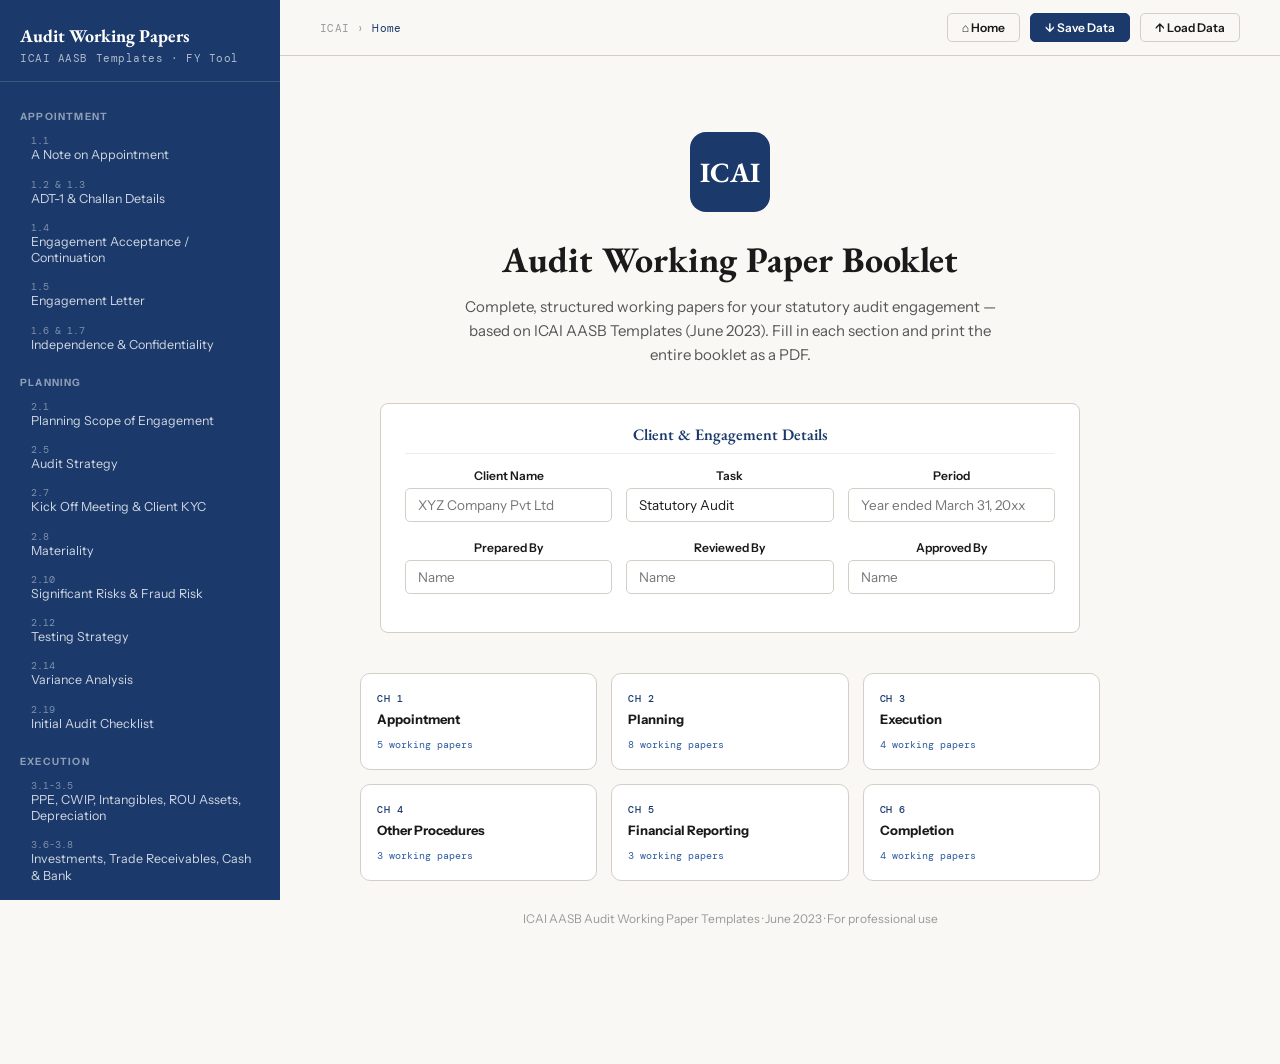
<file: static/audit_working_papers.html>
<!DOCTYPE html>
<html lang="en">
<head>
<meta charset="UTF-8">
<meta name="viewport" content="width=device-width, initial-scale=1.0">
<title>ICAI Audit Working Paper Booklet</title>
<style>
@import url('https://fonts.googleapis.com/css2?family=EB+Garamond:ital,wght@0,400;0,600;0,700;1,400&family=DM+Mono:wght@400;500&family=Instrument+Sans:wght@400;500;600;700&display=swap');

:root {
  --ink: #1a1a1a;
  --ink-light: #555;
  --ink-faint: #999;
  --paper: #faf8f4;
  --paper-dark: #f0ede7;
  --rule: #d4cfc6;
  --accent: #1b3a6b;
  --accent-light: #2d5aa0;
  --accent-muted: #e8edf5;
  --green: #1a5c3a;
  --green-muted: #e4f0ea;
  --amber: #7a4a00;
  --amber-muted: #fdf3e3;
  --danger: #8b1a1a;
  --danger-muted: #fde8e8;
  --sidebar-w: 280px;
}

* { box-sizing: border-box; margin: 0; padding: 0; }

body {
  font-family: 'Instrument Sans', sans-serif;
  background: var(--paper);
  color: var(--ink);
  min-height: 100vh;
  font-size: 14px;
}

/* ---- LAYOUT ---- */
#app { display: flex; min-height: 100vh; }

/* SIDEBAR */
#sidebar {
  width: var(--sidebar-w);
  background: var(--accent);
  color: #fff;
  position: fixed;
  top: 0; left: 0; bottom: 0;
  overflow-y: auto;
  display: flex;
  flex-direction: column;
  z-index: 100;
}

#sidebar-header {
  padding: 24px 20px 16px;
  border-bottom: 1px solid rgba(255,255,255,0.15);
  flex-shrink: 0;
}
#sidebar-header h1 {
  font-family: 'EB Garamond', serif;
  font-size: 18px;
  font-weight: 700;
  line-height: 1.3;
  margin-bottom: 4px;
}
#sidebar-header p {
  font-size: 11px;
  opacity: 0.65;
  font-family: 'DM Mono', monospace;
  letter-spacing: 0.05em;
}

#sidebar nav { flex: 1; padding: 12px 0; }

.nav-chapter {
  padding: 6px 20px 4px;
  font-size: 10px;
  font-weight: 700;
  letter-spacing: 0.12em;
  text-transform: uppercase;
  opacity: 0.5;
  margin-top: 10px;
}
.nav-item {
  display: block;
  padding: 7px 20px 7px 28px;
  font-size: 12.5px;
  color: rgba(255,255,255,0.8);
  cursor: pointer;
  border-left: 3px solid transparent;
  transition: all 0.15s;
  line-height: 1.3;
}
.nav-item:hover { background: rgba(255,255,255,0.08); color: #fff; }
.nav-item.active {
  background: rgba(255,255,255,0.12);
  color: #fff;
  border-left-color: #7eb8f7;
  font-weight: 600;
}
.nav-section-num {
  font-family: 'DM Mono', monospace;
  font-size: 10px;
  opacity: 0.55;
  display: block;
}

/* SIDEBAR FOOTER */
#sidebar-footer {
  padding: 16px 20px;
  border-top: 1px solid rgba(255,255,255,0.15);
  flex-shrink: 0;
}
#btn-print {
  width: 100%;
  background: #fff;
  color: var(--accent);
  border: none;
  border-radius: 6px;
  padding: 10px 16px;
  font-family: 'Instrument Sans', sans-serif;
  font-size: 13px;
  font-weight: 700;
  cursor: pointer;
  display: flex;
  align-items: center;
  justify-content: center;
  gap: 8px;
  transition: background 0.15s;
}
#btn-print:hover { background: #e8edf5; }
#btn-print svg { width: 16px; height: 16px; flex-shrink: 0; }

/* MAIN */
#main {
  margin-left: var(--sidebar-w);
  flex: 1;
  display: flex;
  flex-direction: column;
}

/* TOPBAR */
#topbar {
  background: var(--paper);
  border-bottom: 1px solid var(--rule);
  padding: 0 40px;
  height: 56px;
  display: flex;
  align-items: center;
  justify-content: space-between;
  position: sticky;
  top: 0;
  z-index: 50;
}
#breadcrumb {
  font-family: 'DM Mono', monospace;
  font-size: 11px;
  color: var(--ink-faint);
  letter-spacing: 0.04em;
}
#breadcrumb span { color: var(--accent); }

.topbar-actions { display: flex; gap: 10px; align-items: center; }
.btn-sm {
  padding: 6px 14px;
  border-radius: 5px;
  font-size: 12px;
  font-weight: 600;
  cursor: pointer;
  border: 1px solid var(--rule);
  background: var(--paper);
  color: var(--ink);
  transition: all 0.15s;
  font-family: 'Instrument Sans', sans-serif;
}
.btn-sm:hover { background: var(--paper-dark); }
.btn-sm.primary { background: var(--accent); color: #fff; border-color: var(--accent); }
.btn-sm.primary:hover { background: var(--accent-light); }

/* CONTENT */
#content { padding: 36px 40px 60px; max-width: 900px; }

/* SECTION HEADER */
.section-header { margin-bottom: 28px; padding-bottom: 20px; border-bottom: 2px solid var(--rule); }
.section-header .chapter-tag {
  font-family: 'DM Mono', monospace;
  font-size: 11px;
  color: var(--accent);
  font-weight: 500;
  letter-spacing: 0.08em;
  text-transform: uppercase;
  margin-bottom: 6px;
}
.section-header h2 {
  font-family: 'EB Garamond', serif;
  font-size: 26px;
  font-weight: 700;
  line-height: 1.2;
  color: var(--ink);
  margin-bottom: 8px;
}
.section-header p.note {
  font-size: 12.5px;
  color: var(--ink-light);
  font-style: italic;
  line-height: 1.5;
  background: var(--amber-muted);
  border-left: 3px solid #c49a3a;
  padding: 8px 12px;
  border-radius: 0 4px 4px 0;
}

/* STAFF SIGN-OFF GRID */
.signoff-grid {
  display: grid;
  grid-template-columns: repeat(3, 1fr);
  gap: 12px;
  background: var(--accent-muted);
  border: 1px solid #c8d8ee;
  border-radius: 8px;
  padding: 14px 20px;
  margin-bottom: 24px;
}
.signoff-item label {
  display: block;
  font-size: 10px;
  font-weight: 700;
  letter-spacing: 0.06em;
  text-transform: uppercase;
  color: var(--accent-light);
  margin-bottom: 4px;
}
.signoff-item { display: grid; grid-template-columns: 1fr 1fr; gap: 6px; }
.signoff-item .lbl { grid-column: 1 / -1; }
.signoff-item input {
  background: #fff;
  border: 1px solid #c8d8ee;
  border-radius: 4px;
  padding: 5px 8px;
  font-size: 12px;
  font-family: 'Instrument Sans', sans-serif;
  color: var(--ink);
}

/* FORM ELEMENTS */
.form-group { margin-bottom: 18px; }
.form-group label {
  display: block;
  font-size: 12px;
  font-weight: 600;
  color: var(--ink);
  margin-bottom: 5px;
}
.form-group input[type="text"],
.form-group input[type="date"],
.form-group input[type="number"],
.form-group select,
.form-group textarea {
  width: 100%;
  background: #fff;
  border: 1px solid var(--rule);
  border-radius: 5px;
  padding: 8px 12px;
  font-family: 'Instrument Sans', sans-serif;
  font-size: 13.5px;
  color: var(--ink);
  transition: border 0.15s, box-shadow 0.15s;
}
.form-group input:focus,
.form-group select:focus,
.form-group textarea:focus {
  outline: none;
  border-color: var(--accent-light);
  box-shadow: 0 0 0 3px rgba(45,90,160,0.1);
}
.form-group textarea { resize: vertical; min-height: 90px; line-height: 1.55; }

/* FIELDSET CARD */
.card {
  background: #fff;
  border: 1px solid var(--rule);
  border-radius: 8px;
  padding: 20px 24px;
  margin-bottom: 20px;
}
.card h3 {
  font-family: 'EB Garamond', serif;
  font-size: 16px;
  font-weight: 600;
  color: var(--accent);
  margin-bottom: 14px;
  padding-bottom: 8px;
  border-bottom: 1px solid var(--paper-dark);
}

/* TABLE EDITOR */
.table-editor {
  width: 100%;
  border-collapse: collapse;
  margin: 10px 0;
  font-size: 12.5px;
}
.table-editor thead th {
  background: var(--accent-muted);
  color: var(--accent);
  font-size: 10.5px;
  font-weight: 700;
  text-transform: uppercase;
  letter-spacing: 0.06em;
  padding: 8px 10px;
  border: 1px solid #c8d8ee;
  text-align: left;
}
.table-editor tbody td {
  border: 1px solid var(--rule);
  padding: 4px 6px;
  vertical-align: top;
}
.table-editor tbody tr:nth-child(even) td { background: var(--paper); }
.table-editor input,
.table-editor select,
.table-editor textarea {
  width: 100%;
  border: none;
  background: transparent;
  font-family: 'Instrument Sans', sans-serif;
  font-size: 12px;
  padding: 3px 4px;
  color: var(--ink);
  resize: vertical;
  min-height: 32px;
}
.table-editor input:focus,
.table-editor select:focus,
.table-editor textarea:focus {
  outline: 2px solid var(--accent-light);
  border-radius: 3px;
  background: var(--accent-muted);
}
.table-editor .row-num {
  font-family: 'DM Mono', monospace;
  font-size: 10px;
  color: var(--ink-faint);
  text-align: center;
  width: 28px;
}
.add-row-btn {
  margin-top: 8px;
  padding: 5px 14px;
  font-size: 12px;
  cursor: pointer;
  border: 1px dashed var(--accent);
  background: var(--accent-muted);
  color: var(--accent);
  border-radius: 4px;
  font-family: 'Instrument Sans', sans-serif;
  font-weight: 600;
  transition: all 0.15s;
}
.add-row-btn:hover { background: #d0dff0; }

/* INLINE COLS */
.cols-2 { display: grid; grid-template-columns: 1fr 1fr; gap: 14px; }
.cols-3 { display: grid; grid-template-columns: 1fr 1fr 1fr; gap: 14px; }

/* RISK BADGE */
.risk-select {
  padding: 4px 10px;
  border-radius: 12px;
  font-size: 11px;
  font-weight: 700;
  border: none;
  cursor: pointer;
  font-family: 'Instrument Sans', sans-serif;
}
.risk-high { background: var(--danger-muted); color: var(--danger); }
.risk-medium { background: var(--amber-muted); color: var(--amber); }
.risk-low { background: var(--green-muted); color: var(--green); }

/* YES/NO TOGGLE */
.yn-toggle {
  display: flex;
  gap: 0;
  border: 1px solid var(--rule);
  border-radius: 5px;
  overflow: hidden;
  width: fit-content;
}
.yn-toggle input[type="radio"] { display: none; }
.yn-toggle label {
  padding: 5px 14px;
  font-size: 12px;
  font-weight: 600;
  cursor: pointer;
  background: #fff;
  color: var(--ink-light);
  border-right: 1px solid var(--rule);
  transition: all 0.15s;
  margin: 0;
}
.yn-toggle label:last-child { border-right: none; }
.yn-toggle input[value="yes"]:checked + label { background: var(--green-muted); color: var(--green); }
.yn-toggle input[value="no"]:checked + label { background: var(--danger-muted); color: var(--danger); }
.yn-toggle input[value="na"]:checked + label { background: var(--amber-muted); color: var(--amber); }

/* TOAST NOTIFICATION */
#toast {
  visibility: hidden;
  min-width: 250px;
  background-color: var(--accent);
  color: #fff;
  text-align: center;
  border-radius: 6px;
  padding: 14px 20px;
  position: fixed;
  z-index: 1000;
  left: 50%;
  bottom: 30px;
  transform: translateX(-50%);
  font-family: 'Instrument Sans', sans-serif;
  font-size: 14px;
  font-weight: 600;
  box-shadow: 0 4px 12px rgba(0,0,0,0.2);
  opacity: 0;
  transition: opacity 0.3s, bottom 0.3s;
}
#toast.show {
  visibility: visible;
  opacity: 1;
  bottom: 50px;
}

/* NAV ARROWS */
.section-nav {
  display: flex;
  gap: 10px;
  margin-top: 36px;
  padding-top: 20px;
  border-top: 1px solid var(--rule);
}
.section-nav button {
  padding: 9px 20px;
  border-radius: 6px;
  font-size: 13px;
  font-weight: 600;
  cursor: pointer;
  font-family: 'Instrument Sans', sans-serif;
  border: 1px solid var(--rule);
  background: var(--paper);
  color: var(--ink);
  transition: all 0.15s;
}
.section-nav button:hover { background: var(--paper-dark); }
.section-nav button.next { background: var(--accent); color: #fff; border-color: var(--accent); }
.section-nav button.next:hover { background: var(--accent-light); }

/* LANDING SCREEN */
#landing {
  display: flex;
  flex-direction: column;
  align-items: center;
  justify-content: center;
  padding: 40px 40px;
  text-align: center;
}
#landing .icai-logo-box {
  width: 80px; height: 80px;
  background: var(--accent);
  border-radius: 16px;
  display: flex; align-items: center; justify-content: center;
  margin-bottom: 24px;
}
#landing .icai-logo-box span {
  color: #fff;
  font-family: 'EB Garamond', serif;
  font-size: 28px;
  font-weight: 700;
}
#landing h1 {
  font-family: 'EB Garamond', serif;
  font-size: 36px;
  font-weight: 700;
  margin-bottom: 12px;
  color: var(--ink);
}
#landing p {
  font-size: 15px;
  color: var(--ink-light);
  max-width: 540px;
  line-height: 1.6;
  margin-bottom: 36px;
}
.chapter-grid {
  display: grid;
  grid-template-columns: repeat(3, 1fr);
  gap: 14px;
  max-width: 800px;
  width: 100%;
}
.chapter-card {
  background: #fff;
  border: 1px solid var(--rule);
  border-radius: 10px;
  padding: 18px 16px;
  cursor: pointer;
  transition: all 0.2s;
  text-align: left;
}
.chapter-card:hover {
  border-color: var(--accent);
  transform: translateY(-2px);
  box-shadow: 0 4px 20px rgba(27,58,107,0.1);
}
.chapter-card .num {
  font-family: 'DM Mono', monospace;
  font-size: 10px;
  color: var(--accent);
  font-weight: 500;
  margin-bottom: 6px;
  letter-spacing: 0.06em;
}
.chapter-card h3 {
  font-size: 13px;
  font-weight: 700;
  color: var(--ink);
  line-height: 1.3;
  margin-bottom: 6px;
}
.chapter-card .count {
  margin-top: 10px;
  font-family: 'DM Mono', monospace;
  font-size: 10px;
  color: var(--accent-light);
}

/* ---- PRINT CONTAINER STYLES ---- */
#print-container { display: none; }

@media print {
  body { 
    background: #fff !important; 
    font-size: 10pt; 
    color: #000; 
    font-family: 'Times New Roman', Times, serif; 
  }
  #app { display: none !important; }
  #print-container { 
    display: block !important; 
    width: 100%; 
  }
  
  .print-page { 
    page-break-after: always; 
    padding: 20px;
  }
  .print-page:last-child { page-break-after: avoid; }
  
  /* Print Cover */
  .print-cover {
    text-align: center;
    padding-top: 200px;
  }
  .print-cover h1 { font-size: 28pt; margin-bottom: 10px; font-family: 'EB Garamond', serif; }
  .print-cover h2 { font-size: 18pt; margin-bottom: 10px; font-weight: normal; }
  .print-cover h3 { font-size: 14pt; margin-bottom: 60px; font-weight: normal; color: #444; }
  .print-signoff {
    margin: 0 auto;
    width: 300px;
    text-align: left;
    border: 1px solid #000;
    padding: 20px;
  }
  .print-signoff p { margin: 8px 0; font-size: 12pt; }
  
  /* Print Section Headers */
  .print-header {
    border-bottom: 2px solid #000;
    margin-bottom: 20px;
    padding-bottom: 10px;
  }
  .print-header-meta {
    display: flex;
    justify-content: space-between;
    font-size: 9pt;
    color: #555;
    margin-bottom: 10px;
    text-transform: uppercase;
    font-family: 'Helvetica', sans-serif;
  }
  .print-header h2 { font-size: 16pt; margin: 0; font-family: 'EB Garamond', serif;}
  
  /* Print Fields */
  .print-field { margin-bottom: 12px; }
  .print-label { font-weight: bold; display: block; margin-bottom: 4px; font-size: 10pt;}
  .print-value { margin-left: 10px; white-space: pre-wrap; font-size: 10pt; min-height: 14px;}
  
  /* Print Tables */
  table.print-table {
    width: 100%;
    border-collapse: collapse;
    margin: 15px 0;
    page-break-inside: auto;
  }
  table.print-table tr { page-break-inside: avoid; page-break-after: auto; }
  table.print-table th, table.print-table td {
    border: 1px solid #000;
    padding: 6px;
    font-size: 9pt;
    vertical-align: top;
  }
  table.print-table th { background-color: #f0f0f0; font-weight: bold; text-align: left;}
  
  @page {
    margin: 20mm;
    @bottom-right { content: counter(page); font-size: 9pt; }
  }
}
</style>
</head>
<body>
<div id="app">

<!-- SIDEBAR -->
<aside id="sidebar">
  <div id="sidebar-header">
    <h1>Audit Working Papers</h1>
    <p>ICAI AASB Templates · FY Tool</p>
  </div>
  <nav id="nav-tree">
    <!-- populated by JS -->
  </nav>
  <div id="sidebar-footer">
    <button id="btn-print" onclick="printBooklet()">
      <svg viewBox="0 0 24 24" fill="none" stroke="currentColor" stroke-width="2.2"><polyline points="6 9 6 2 18 2 18 9"/><path d="M6 18H4a2 2 0 0 1-2-2v-5a2 2 0 0 1 2-2h16a2 2 0 0 1 2 2v5a2 2 0 0 1-2 2h-2"/><rect x="6" y="14" width="12" height="8"/></svg>
      Print Full Working File
    </button>
  </div>
</aside>

<!-- MAIN -->
<div id="main">
  <div id="topbar">
    <div id="breadcrumb">ICAI &rsaquo; <span id="bc-chapter">Home</span></div>
    <div class="topbar-actions">
      <button class="btn-sm" onclick="showLanding()">&#8962; Home</button>
      <button class="btn-sm primary" onclick="saveProgress()">&#8595; Save Data</button>
      <button class="btn-sm" onclick="loadProgress()">&#8593; Load Data</button>
      <input type="file" id="file-load" accept=".json" style="display:none" onchange="handleLoad(event)">
    </div>
  </div>
  <div id="content">
    <!-- populated by JS -->
  </div>
</div>

</div>

<!-- PRINT CONTAINER (Hidden on screen, Visible on print) -->
<div id="print-container"></div>

<!-- CUSTOM TOAST -->
<div id="toast">Message</div>

<script>
// ============================================================
// DATA MODEL (Comprehensive mapping from ICAI Word File)
// ============================================================
const SECTIONS = [
  // ---- CHAPTER 1: APPOINTMENT ----
  { id: '1.1', chapter: 'Chapter 1: Appointment', title: 'A Note on Appointment', desc: 'Engagement letter and appointment details per SA 210', fields: [
    { type: 'header' },
    { id: 'client_name', label: 'Client Name', type: 'text', placeholder: 'XYZ Company Private Limited' },
    { id: 'audit_year', label: 'Financial Year', type: 'text', placeholder: 'Year ended March 31, 20xx' },
    { id: 'appointment_date', label: 'Date of Appointment', type: 'date' },
    { id: 'auditor_firm', label: 'Name of Audit Firm', type: 'text', placeholder: 'ABC & Associates LLP' },
  ]},
  { id: '1.2 & 1.3', chapter: 'Chapter 1: Appointment', title: 'ADT-1 & Challan Details', fields: [
    { type: 'header' },
    { id: 'adt1_filed', label: 'ADT-1 Filed with MCA?', type: 'yn', name: 'adt1_filed' },
    { id: 'adt1_date', label: 'ADT-1 Filing Date', type: 'date' },
    { id: 'adt1_challan', label: 'Challan Reference / SRN', type: 'text' },
  ]},
  { id: '1.4', chapter: 'Chapter 1: Appointment', title: 'Engagement Acceptance / Continuation', fields: [
    { type: 'header' },
    { type: 'table', label: 'Risk Assessment Criteria', id: 'acceptance_checklist',
      cols: ['#', 'Risk Assessment Criteria', 'Response', 'Risk Level'],
      colTypes: ['row-num', 'textarea', 'textarea', 'risk'],
      colWidths: ['5%', '45%', '35%', '15%'],
      rows: [
        ['', 'The reputation of the company and its management', '', 'medium'],
        ['', 'The effectiveness of its Board (Capabilities & track record)', '', 'medium'],
        ['', 'Background and experience of client\'s reporting personnel', '', 'medium'],
        ['', 'Incentives or inclinations for management to manipulate results', '', 'medium'],
        ['', 'Significant transactions structured to achieve revenue recognition', '', 'medium'],
        ['', 'Unusually aggressive or creative accounting', '', 'medium'],
        ['', 'Are we independent and can we conduct the audit per ethical reqs?', '', 'low'],
      ]
    },
    { id: 'acceptance_decision', label: 'Decision', type: 'select', options: ['Accepted', 'Rejected'] },
    { id: 'acceptance_remarks', label: 'Remarks', type: 'textarea' },
  ]},
  { id: '1.5', chapter: 'Chapter 1: Appointment', title: 'Engagement Letter', fields: [
    { type: 'header' },
    { id: 'eng_letter_issued', label: 'Engagement Letter Issued?', type: 'yn', name: 'eng_letter_issued' },
    { id: 'eng_letter_signed', label: 'Countersigned by Management?', type: 'yn', name: 'eng_letter_signed' },
    { id: 'eng_letter_modifications', label: 'Modifications to Standard Format (if any)', type: 'textarea' },
  ]},
  { id: '1.6 & 1.7', chapter: 'Chapter 1: Appointment', title: 'Independence & Confidentiality', fields: [
    { type: 'header' },
    { type: 'table', label: 'Team Sign-offs', id: 'independence_table',
      cols: ['Name', 'Designation', 'Date', 'Independent?', 'Confidentiality Signed?'],
      colTypes: ['text', 'text', 'date', 'yn-inline', 'yn-inline'],
      colWidths: ['25%','20%','15%','20%','20%'],
      rows: [['','','','yes','yes'],['','','','yes','yes'],['','','','yes','yes']]
    },
  ]},

  // ---- CHAPTER 2: PLANNING ----
  { id: '2.1', chapter: 'Chapter 2: Planning', title: 'Planning Scope of Engagement', fields: [
    { type: 'header' },
    { id: 'entity_type', label: 'Type of Entity', type: 'select', options: ['Listed', 'Unlisted', 'LLP', 'Other'] },
    { id: 'financial_framework', label: 'Applicable Financial Reporting Framework', type: 'select', options: ['Indian GAAP (AS)', 'Ind AS', 'Other'] },
    { id: 'key_focus_areas', label: 'Key Focus Areas', type: 'textarea' },
  ]},
  { id: '2.5', chapter: 'Chapter 2: Planning', title: 'Audit Strategy', fields: [
    { type: 'header' },
    { id: 'is_initial_audit', label: 'Initial Audit Engagement?', type: 'yn', name: 'is_initial_audit' },
    { type: 'table', label: 'Timing of Audit Activities', id: 'timing_table',
      cols: ['Activity', 'From Date', 'To Date', 'Responsible'],
      colTypes: ['text','date','date','text'],
      colWidths: ['40%','20%','20%','20%'],
      rows: [
        ['Audit Planning','','',''],
        ['Audit Field Work','','',''],
        ['Finalization of Audit Report & Financials','','',''],
      ]
    },
    { id: 'strategy_other', label: 'Other Strategy Considerations', type: 'textarea' },
  ]},
  { id: '2.7', chapter: 'Chapter 2: Planning', title: 'Kick Off Meeting & Client KYC', fields: [
    { type: 'header' },
    { id: 'kyc_business', label: 'Nature of Business / Operations', type: 'textarea' },
    { id: 'kyc_audit_trail', label: 'Audit Trail Feature in Accounting Software (MCA Rule 3(1))', type: 'yn', name: 'kyc_audit_trail' },
    { id: 'kickoff_date', label: 'Kick Off Meeting Date', type: 'date' },
    { id: 'kickoff_minutes', label: 'Key Discussions / Minutes', type: 'textarea' },
  ]},
  { id: '2.8', chapter: 'Chapter 2: Planning', title: 'Materiality', desc: 'Per SA 320', fields: [
    { type: 'header' },
    { id: 'materiality_benchmark', label: 'Benchmark Selected', type: 'select', options: ['Revenue (Net)', 'Profit Before Tax', 'Total Assets', 'EBITDA'] },
    { type: 'table', label: 'Materiality Computation (Amount in INR)', id: 'materiality_table',
      cols: ['Particulars', 'Amount', '% Considered', 'Overall Materiality', 'Performance Materiality'],
      colTypes: ['text','number','number','number','number'],
      colWidths: ['28%','18%','18%','18%','18%'],
      rows: [['Primary Benchmark','','','','']]
    },
    { id: 'materiality_conclusion', label: 'Conclusion on Basis of Materiality', type: 'textarea' },
  ]},
  { id: '2.10', chapter: 'Chapter 2: Planning', title: 'Significant Risks & Fraud Risk', desc: 'Per SA 315 & SA 240', fields: [
    { type: 'header' },
    { type: 'table', label: 'Risks & Procedures', id: 'risk_table',
      cols: ['Particulars', 'Assertions', 'Potential Risk / Fraud Risk', 'Planned Procedures'],
      colTypes: ['text','textarea','textarea','textarea'],
      colWidths: ['15%','20%','25%','40%'],
      rows: [
        ['Revenue','Completeness, Cut-off, Accuracy','Risk of overstatement of revenue',''],
        ['Inventory','Existence, Valuation','Physical inventory does not match',''],
        ['Mgt Override','','Improper journal entries',''],
      ]
    },
  ]},
  { id: '2.12', chapter: 'Chapter 2: Planning', title: 'Testing Strategy', fields: [
    { type: 'header' },
    { type: 'table', label: 'Testing Plan', id: 'testing_strategy_tbl',
      cols: ['Account Balance', 'Control Testing?', 'Substantive Analytical?', 'Test of Details?', 'Assertions Tested'],
      colTypes: ['text','yn-inline','yn-inline','yn-inline','text'],
      colWidths: ['25%','15%','15%','15%','30%'],
      rows: [
        ['Property Plant and Equipment','yes','no','yes','E, R, V&A, D'],
        ['Inventory','yes','yes','yes','E, C, V&A'],
        ['Trade Receivables','yes','yes','yes','E, V&A, R'],
        ['Revenue from Operations','yes','yes','yes','O, C, CO, A'],
      ]
    },
  ]},
  { id: '2.14', chapter: 'Chapter 2: Planning', title: 'Variance Analysis', fields: [
    { type: 'header' },
    { type: 'table', label: 'BS & PL Variance Analysis', id: 'variance_tbl',
      cols: ['Financial Statement Line Item', 'Current Year (₹)', 'Previous Year (₹)', '% Variance', 'Reasons for Variances'],
      colTypes: ['text','number','number','text','textarea'],
      colWidths: ['25%','15%','15%','10%','35%'],
      rows: [
        ['Revenue from Operations','','','',''],
        ['Cost of Materials Consumed','','','',''],
        ['Property, Plant & Equipment','','','',''],
        ['Trade Receivables','','','',''],
      ]
    },
  ]},
  { id: '2.19', chapter: 'Chapter 2: Planning', title: 'Initial Audit Checklist', fields: [
    { type: 'header' },
    { type: 'table', label: 'Information Required from Client', id: 'initial_check_tbl',
      cols: ['Area', 'Particulars', 'Expected Date', 'Status'],
      colTypes: ['text','textarea','date','select-status'],
      colWidths: ['15%','55%','15%','15%'],
      rows: [
        ['Business', 'Latest org structure, Approved policies, Business projections', '', ''],
        ['Financials', 'Detailed trial balance, Draft standalone/consolidated FS', '', ''],
        ['Statutory', 'Minutes of Board Meetings, Statutory Registers', '', ''],
        ['Taxation', 'ITR, GST returns, Assessment orders, Form 26AS', '', ''],
      ]
    },
  ]},

  // ---- CHAPTER 3: EXECUTION ----
  { id: '3.1-3.5', chapter: 'Chapter 3: Execution', title: 'PPE, CWIP, Intangibles, ROU Assets, Depreciation', fields: [
    { type: 'header' },
    { type: 'table', label: 'Fixed Assets – Audit Procedures', id: 'ppe_table',
      cols: ['Area', 'Procedure Performed', 'Findings / Observations', 'Status'],
      colTypes: ['text','textarea','textarea','select-status'],
      colWidths: ['18%','32%','34%','16%'],
      rows: [
        ['PPE Register','Obtain PPE register; reconcile to financials and GL','',''],
        ['Physical Verification','Verify physical verification report against PPE register','',''],
        ['Additions & Disposals','Test additions/disposals on sample basis; verify authorisation','',''],
        ['Depreciation','Reperform depreciation computation; check rates','',''],
        ['CWIP & Intangibles','Verify CWIP movement; verify intangibles amortisation','',''],
      ]
    },
    { id: 'ppe_remarks', label: 'Audit Remarks / Conclusions', type: 'textarea' },
  ]},
  { id: '3.6-3.8', chapter: 'Chapter 3: Execution', title: 'Investments, Trade Receivables, Cash & Bank', fields: [
    { type: 'header' },
    { type: 'table', label: 'Assets – Audit Procedures', id: 'assets_table',
      cols: ['Area', 'Procedure Performed', 'Findings / Observations', 'Status'],
      colTypes: ['text','textarea','textarea','select-status'],
      colWidths: ['18%','32%','34%','16%'],
      rows: [
        ['Investments','Verify carrying value, impairment, NAV, FD advices','',''],
        ['Trade Receivables','Obtain Ageing, float confirmations, check subsequent clearing','',''],
        ['Cash and Bank','Obtain bank statements, BRS, cash certificates, direct confirmations','',''],
      ]
    },
    { id: 'assets_remarks', label: 'Audit Remarks / Conclusions', type: 'textarea' },
  ]},
  { id: '3.10-3.19', chapter: 'Chapter 3: Execution', title: 'Equity & Liabilities', fields: [
    { type: 'header' },
    { type: 'table', label: 'Equity & Liabilities – Audit Procedures', id: 'liab_table',
      cols: ['Area', 'Procedure Performed', 'Findings / Observations', 'Status'],
      colTypes: ['text','textarea','textarea','select-status'],
      colWidths: ['18%','32%','34%','16%'],
      rows: [
        ['Share Capital','Check MCA data, MOA/AOA, shareholders confirmation','',''],
        ['Borrowings','Obtain agreements, check covenants, direct confirmations','',''],
        ['Trade Payables','Check ageing, MSME classification, float confirmations','',''],
        ['Provisions / DTL','Verify actuary reports (gratuity/leave), tax computation','',''],
      ]
    },
    { id: 'liab_remarks', label: 'Audit Remarks / Conclusions', type: 'textarea' },
  ]},
  { id: '3.20-3.24', chapter: 'Chapter 3: Execution', title: 'Revenue, Inventory & Expenses', fields: [
    { type: 'header' },
    { type: 'table', label: 'P&L and Inventory – Audit Procedures', id: 'pl_table',
      cols: ['Area', 'Procedure Performed', 'Findings / Observations', 'Status'],
      colTypes: ['text','textarea','textarea','select-status'],
      colWidths: ['18%','32%','34%','16%'],
      rows: [
        ['Revenue / Income','Perform cut-off testing, analyticals, substantive sampling','',''],
        ['Inventory','Physical verification, valuation testing (Cost vs NRV)','',''],
        ['Employee Benefits','Verify payroll sheets, check joining/leaving, actuary reports','',''],
        ['Other Expenses','Vouching on sample basis, check authorizations, TDS compliance','',''],
      ]
    },
    { id: 'pl_remarks', label: 'Audit Remarks / Conclusions', type: 'textarea' },
  ]},

  // ---- CHAPTER 4: OTHER PROCEDURES ----
  { id: '4.1', chapter: 'Chapter 4: Other Procedures', title: 'Going Concern', desc: 'Per SA 570 (Revised)', fields: [
    { type: 'header' },
    { type: 'table', label: 'Going Concern Indicators', id: 'gc_table',
      cols: ['Indicator', 'Present?', 'Assessment / Response'],
      colTypes: ['text','yn-inline','textarea'],
      colWidths: ['40%','15%','45%'],
      rows: [
        ['Net liabilities / recurring net losses','no',''],
        ['Negative operating cash flows','no',''],
        ['Non-compliance with statutory requirements','no',''],
        ['Pending legal/regulatory proceedings','no',''],
      ]
    },
    { id: 'gc_conclusion', label: 'Going Concern Conclusion', type: 'select', options: ['No material uncertainty identified', 'Material uncertainty identified', 'Significant doubt'] },
  ]},
  { id: '4.4', chapter: 'Chapter 4: Other Procedures', title: 'Related Party Transactions', desc: 'Per SA 550', fields: [
    { type: 'header' },
    { type: 'table', label: 'Related Party Transactions', id: 'rpt_table',
      cols: ['Related Party', 'Nature of Transaction', 'Amount (₹)', 'At Arm\'s Length?', 'Board Approval?'],
      colTypes: ['text','text','number','yn-inline','yn-inline'],
      colWidths: ['20%','25%','15%','20%','20%'],
      rows: [['','','','yes','yes']]
    },
    { id: 'rpt_remarks', label: 'Audit Remarks', type: 'textarea' },
  ]},
  { id: '4.5-4.10', chapter: 'Chapter 4: Other Procedures', title: 'ICFR, JEs & Secretarial Compliances', fields: [
    { type: 'header' },
    { id: 'icfr_conclusion', label: 'ICFR Conclusion (Sec 143(3)(i))', type: 'select', options: ['Adequate ICFR', 'Significant deficiencies', 'Material weakness', 'N/A (Exempt)'] },
    { id: 'je_conclusion', label: 'Journal Entry Testing (Management Override Risk)', type: 'textarea', placeholder: 'Document findings from reviewing unusual/late/manual JEs...' },
    { id: 'secretarial_conclusion', label: 'Secretarial Compliances (Registers, Filings, Minutes)', type: 'textarea', placeholder: 'Document verification of MCA filings, register of members, board minutes...' },
  ]},

  // ---- CHAPTER 5: FINANCIAL REPORTING ----
  { id: '5.1 & 5.2', chapter: 'Chapter 5: Financial Reporting', title: 'Accounting Policies & Disclosures', fields: [
    { type: 'header' },
    { id: 'policies_checked', label: 'Material Accounting Policies Disclosed? (Ind AS 1 / AS 1)', type: 'yn', name: 'policies_checked' },
    { id: 'notes_checked', label: 'Notes to Accounts appropriately drafted?', type: 'yn', name: 'notes_checked' },
    { id: 'contingent_liab', label: 'Contingent Liabilities Disclosed? (Ind AS 37)', type: 'yn', name: 'contingent_liab' },
    { id: 'disclosure_remarks', label: 'Disclosure Remarks', type: 'textarea' },
  ]},
  { id: '5.3', chapter: 'Chapter 5: Financial Reporting', title: 'Schedule III Checklist', fields: [
    { type: 'header' },
    { type: 'table', label: 'Schedule III Compliance', id: 'sch3_table',
      cols: ['Item', 'Complied?', 'Remarks'],
      colTypes: ['text','yn-inline','textarea'],
      colWidths: ['45%','15%','40%'],
      rows: [
        ['Current / Non-current segregation','yes',''],
        ['Trade Payables & Receivables ageing disclosure','yes',''],
        ['Promoter Shareholding details','yes',''],
        ['Financial Ratios disclosure','yes',''],
      ]
    },
  ]},
  { id: '5.4', chapter: 'Chapter 5: Financial Reporting', title: 'CARO 2020 Checklist', fields: [
    { type: 'header' },
    { type: 'table', label: 'CARO Clauses', id: 'caro_table',
      cols: ['Clause', 'Topic', 'Applicable/Complied?', 'Remarks / Adverse Reporting'],
      colTypes: ['text','text','select-status','textarea'],
      colWidths: ['10%','35%','15%','40%'],
      rows: [
        ['3(i)','PPE & Intangible Assets','Complete',''],
        ['3(ii)','Inventory Verification & Working Capital','Complete',''],
        ['3(iii)','Investments, Loans, Guarantees given','Complete',''],
        ['3(vii)','Statutory Dues Payment','Complete',''],
        ['3(ix)','Default in Repayment of Borrowings','Complete',''],
        ['3(xi)','Fraud Reporting','Complete',''],
      ]
    },
  ]},

  // ---- CHAPTER 6: COMPLETION ----
  { id: '6.1', chapter: 'Chapter 6: Completion', title: 'Audit Report', fields: [
    { type: 'header' },
    { id: 'report_type', label: 'Proposed Audit Opinion', type: 'select', options: ['Unmodified (Clean)', 'Qualified', 'Adverse', 'Disclaimer'] },
    { id: 'eom_paragraph', label: 'Emphasis of Matter / Other Matter required?', type: 'yn', name: 'eom_paragraph' },
    { id: 'kam_required', label: 'Key Audit Matters (KAM) required? (SA 701)', type: 'yn', name: 'kam_required' },
    { id: 'report_draft_remarks', label: 'Drafting Notes', type: 'textarea', placeholder: 'Document basis for qualification or KAMs to be included...' },
  ]},
  { id: '6.3 & 6.4', chapter: 'Chapter 6: Completion', title: 'EQCR & Management Rep Letter', fields: [
    { type: 'header' },
    { id: 'eqcr_done', label: 'Engagement Quality Control Review Completed?', type: 'yn', name: 'eqcr_done' },
    { id: 'eqcr_reviewer', label: 'EQCR Reviewer Name', type: 'text' },
    { id: 'mrl_date', label: 'Date of Management Representation Letter (SA 580)', type: 'date' },
    { id: 'mrl_remarks', label: 'Specific Representations Obtained', type: 'textarea' },
  ]},
  { id: '6.5', chapter: 'Chapter 6: Completion', title: 'Summary of Uncorrected Misstatements (SUM/SAD)', fields: [
    { type: 'header' },
    { type: 'table', label: 'Uncorrected Misstatements', id: 'sum_table',
      cols: ['Description', 'Effect on P&L (₹)', 'Effect on Balance Sheet (₹)', 'Remarks'],
      colTypes: ['text','number','number','textarea'],
      colWidths: ['35%','15%','15%','35%'],
      rows: [['','','','']]
    },
    { id: 'sum_conclusion', label: 'Conclusion (Are uncorrected misstatements material?)', type: 'textarea' },
  ]},
  { id: '6.11', chapter: 'Chapter 6: Completion', title: 'Closure & Archival', fields: [
    { type: 'header' },
    { id: 'report_date', label: 'Date of Audit Report', type: 'date' },
    { id: 'file_assembly_date', label: 'Final File Assembly Date (60-day rule)', type: 'date' },
    { type: 'table', label: 'File Completion Checklist', id: 'closure_table',
      cols: ['Item', 'Done?', 'Remarks'],
      colTypes: ['text','yn-inline','text'],
      colWidths: ['50%','15%','35%'],
      rows: [
        ['All working papers reviewed and signed off','yes',''],
        ['EQCR completed','yes',''],
        ['Final financial statements tied back to audit files','yes',''],
        ['Independence re-confirmed before report signing','yes',''],
      ]
    },
  ]},
];

// ============================================================
// STATE
// ============================================================
let currentSection = null;
let formData = {};

let clientInfo = { client: '', task: 'Statutory Audit', period: '', prepared_name: '', prepared_init: '', reviewed_name: '', reviewed_init: '', approved_name: '', approved_init: '' };

// ============================================================
// UTILITIES
// ============================================================
function showToast(msg) {
  const toast = document.getElementById('toast');
  toast.innerText = msg;
  toast.className = "show";
  setTimeout(() => { toast.className = toast.className.replace("show", ""); }, 3000);
}

// ============================================================
// NAV TREE BUILD
// ============================================================
function buildNav() {
  const nav = document.getElementById('nav-tree');
  nav.innerHTML = '';
  let lastChapter = '';
  SECTIONS.forEach(sec => {
    if (sec.chapter !== lastChapter) {
      lastChapter = sec.chapter;
      const div = document.createElement('div');
      div.className = 'nav-chapter';
      div.textContent = sec.chapter.split(':')[1]?.trim() || sec.chapter;
      nav.appendChild(div);
    }
    const a = document.createElement('a');
    a.className = 'nav-item';
    a.id = 'nav-' + sec.id.replace(/[^a-zA-Z0-9]/g, '');
    a.innerHTML = `<span class="nav-section-num">${sec.id}</span>${sec.title}`;
    a.onclick = () => showSection(sec.id);
    nav.appendChild(a);
  });
}

// ============================================================
// RENDER
// ============================================================
function showLanding() {
  currentSection = null;
  document.getElementById('bc-chapter').textContent = 'Home';
  document.querySelectorAll('.nav-item').forEach(el => el.classList.remove('active'));

  const content = document.getElementById('content');
  content.innerHTML = `
    <div id="landing">
      <div class="icai-logo-box"><span>ICAI</span></div>
      <h1>Audit Working Paper Booklet</h1>
      <p>Complete, structured working papers for your statutory audit engagement — based on ICAI AASB Templates (June 2023). Fill in each section and print the entire booklet as a PDF.</p>
      <div style="margin-bottom:20px;width:100%;max-width:700px;">
        <div class="card">
          <h3>Client & Engagement Details</h3>
          <div class="cols-3">
            <div class="form-group"><label>Client Name</label><input type="text" placeholder="XYZ Company Pvt Ltd" value="${clientInfo.client}" oninput="clientInfo.client=this.value"></div>
            <div class="form-group"><label>Task</label><input type="text" placeholder="Statutory Audit" value="${clientInfo.task}" oninput="clientInfo.task=this.value"></div>
            <div class="form-group"><label>Period</label><input type="text" placeholder="Year ended March 31, 20xx" value="${clientInfo.period}" oninput="clientInfo.period=this.value"></div>
          </div>
          <div class="cols-3">
            <div class="form-group"><label>Prepared By</label><input type="text" placeholder="Name" value="${clientInfo.prepared_name}" oninput="clientInfo.prepared_name=this.value"></div>
            <div class="form-group"><label>Reviewed By</label><input type="text" placeholder="Name" value="${clientInfo.reviewed_name}" oninput="clientInfo.reviewed_name=this.value"></div>
            <div class="form-group"><label>Approved By</label><input type="text" placeholder="Name" value="${clientInfo.approved_name}" oninput="clientInfo.approved_name=this.value"></div>
          </div>
        </div>
      </div>
      <div class="chapter-grid">${buildChapterCards()}</div>
      <p style="margin-top:28px;font-size:12px;color:var(--ink-faint);">ICAI AASB Audit Working Paper Templates · June 2023 · For professional use</p>
    </div>
  `;
}

function buildChapterCards() {
  const chapters = {};
  SECTIONS.forEach(s => {
    const ch = s.chapter;
    if (!chapters[ch]) chapters[ch] = { title: ch, secs: [] };
    chapters[ch].secs.push(s);
  });
  return Object.values(chapters).map((ch, i) => {
    const num = `CH ${i+1}`;
    const shortTitle = ch.title.split(':')[1]?.trim() || ch.title;
    return `<div class="chapter-card" onclick="showSection('${ch.secs[0].id}')">
      <div class="num">${num}</div>
      <h3>${shortTitle}</h3>
      <div class="count">${ch.secs.length} working papers</div>
    </div>`;
  }).join('');
}

function showSection(id) {
  currentSection = id;
  const sec = SECTIONS.find(s => s.id === id);
  if (!sec) return;

  document.getElementById('bc-chapter').textContent = `${sec.chapter} › ${sec.id}`;
  document.querySelectorAll('.nav-item').forEach(el => el.classList.remove('active'));
  const navEl = document.getElementById('nav-' + id.replace(/[^a-zA-Z0-9]/g, ''));
  if (navEl) { navEl.classList.add('active'); navEl.scrollIntoView({block:'nearest'}); }

  if (!formData[id]) formData[id] = {};

  const idx = SECTIONS.findIndex(s => s.id === id);
  const prevSec = idx > 0 ? SECTIONS[idx-1] : null;
  const nextSec = idx < SECTIONS.length-1 ? SECTIONS[idx+1] : null;

  let html = `
    <div class="section-header">
      <div class="chapter-tag">${sec.chapter} &mdash; Section ${sec.id}</div>
      <h2>${sec.title}</h2>
      ${sec.desc ? `<p class="note">${sec.desc}</p>` : ''}
    </div>
  `;

  sec.fields.forEach(field => {
    html += renderField(field, id);
  });

  html += `<div class="section-nav">
    ${prevSec ? `<button onclick="saveCurrentAndGo('${prevSec.id}')">&#8592; Previous</button>` : '<span></span>'}
    ${nextSec ? `<button class="next" onclick="saveCurrentAndGo('${nextSec.id}')">Next &#8594;</button>` : '<button class="next" onclick="showLanding()">Finish &#10003;</button>'}
  </div>`;

  document.getElementById('content').innerHTML = html;
  restoreValues(id);
}

function renderField(field, secId) {
  if (field.type === 'header') {
    return `<div class="signoff-grid">
      <div class="signoff-item">
        <div class="lbl"><label>Chapter / Section</label></div>
        <input type="text" value="${secId}" readonly style="background:#f0f4fb; pointer-events:none;">
      </div>
      <div class="signoff-item">
        <div class="lbl"><label>Client</label></div>
        <input type="text" value="${clientInfo.client}" placeholder="Client Name" oninput="clientInfo.client=this.value">
      </div>
      <div class="signoff-item">
        <div class="lbl"><label>Period</label></div>
        <input type="text" value="${clientInfo.period}" placeholder="Year ended..." oninput="clientInfo.period=this.value">
      </div>
    </div>`;
  }

  if (field.type === 'info') {
    return `<div class="card" style="background:var(--amber-muted);border-color:#c49a3a;margin-bottom:16px"><p style="font-size:13px;color:var(--amber)">${field.text}</p></div>`;
  }

  if (field.type === 'table') {
    return renderTable(field, secId);
  }

  if (field.type === 'yn') {
    return `<div class="form-group">
      <label>${field.label}</label>
      <div class="yn-toggle">
        <input type="radio" name="${field.name}_${secId}" id="${field.name}_yes_${secId}" value="yes">
        <label for="${field.name}_yes_${secId}">Yes</label>
        <input type="radio" name="${field.name}_${secId}" id="${field.name}_no_${secId}" value="no">
        <label for="${field.name}_no_${secId}">No</label>
        <input type="radio" name="${field.name}_${secId}" id="${field.name}_na_${secId}" value="na">
        <label for="${field.name}_na_${secId}">N/A</label>
      </div>
    </div>`;
  }

  if (field.type === 'select') {
    const opts = field.options.map(o => `<option value="${o}">${o}</option>`).join('');
    return `<div class="form-group"><label>${field.label}</label><select id="field-${field.id}" data-field="${field.id}">${opts}</select></div>`;
  }

  const inputType = field.type === 'number' ? 'number' : field.type === 'date' ? 'date' : 'text';
  if (field.type === 'textarea') {
    return `<div class="form-group">
      <label>${field.label}</label>
      <textarea id="field-${field.id}" data-field="${field.id}" placeholder="${field.placeholder||''}" rows="4"></textarea>
    </div>`;
  }

  return `<div class="form-group">
    <label>${field.label}</label>
    <input type="${inputType}" id="field-${field.id}" data-field="${field.id}" placeholder="${field.placeholder||''}">
  </div>`;
}

function renderTable(field, secId) {
  const savedRows = formData[secId]?.[field.id] || field.rows;
  let thead = '<tr>' + field.cols.map((c,i) => `<th style="width:${field.colWidths[i]}">${c}</th>`).join('') + '</tr>';
  let tbody = savedRows.map((row, ri) => {
    const cells = field.cols.map((col, ci) => {
      const ct = field.colTypes[ci];
      const val = row[ci] !== undefined ? row[ci] : '';
      if (ct === 'row-num') return `<td class="row-num">${ri+1}</td>`;
      if (ct === 'textarea') return `<td><textarea rows="2" data-table="${field.id}" data-row="${ri}" data-col="${ci}">${val}</textarea></td>`;
      if (ct === 'date') return `<td><input type="date" value="${val}" data-table="${field.id}" data-row="${ri}" data-col="${ci}"></td>`;
      if (ct === 'number') return `<td><input type="number" value="${val}" data-table="${field.id}" data-row="${ri}" data-col="${ci}"></td>`;
      if (ct === 'risk') return `<td><select class="risk-select risk-${val}" data-table="${field.id}" data-row="${ri}" data-col="${ci}" onchange="updateRiskClass(this)">
        <option value="high" ${val==='high'?'selected':''}>High</option>
        <option value="medium" ${val==='medium'?'selected':''}>Medium</option>
        <option value="low" ${val==='low'?'selected':''}>Low</option>
      </select></td>`;
      if (ct === 'yn-inline') return `<td><select data-table="${field.id}" data-row="${ri}" data-col="${ci}">
        <option value="yes" ${val==='yes'?'selected':''}>Yes</option>
        <option value="no" ${val==='no'?'selected':''}>No</option>
        <option value="na" ${val==='na'?'selected':''}>N/A</option>
      </select></td>`;
      if (ct === 'select-status') return `<td><select data-table="${field.id}" data-row="${ri}" data-col="${ci}">
        <option value="" ${val===''?'selected':''}>—</option>
        <option value="Complete" ${val==='Complete'?'selected':''}>Complete</option>
        <option value="In Progress" ${val==='In Progress'?'selected':''}>In Progress</option>
        <option value="N/A" ${val==='N/A'?'selected':''}>N/A</option>
        <option value="Issue" ${val==='Issue'?'selected':''}>Issue</option>
      </select></td>`;
      // default text
      return `<td><input type="text" value="${String(val).replace(/"/g,'&quot;')}" data-table="${field.id}" data-row="${ri}" data-col="${ci}"></td>`;
    }).join('');
    return `<tr>${cells}</tr>`;
  }).join('');

  return `<div class="card">
    <h3>${field.label}</h3>
    <div style="overflow-x:auto">
      <table class="table-editor" id="tbl-${field.id}">
        <thead>${thead}</thead>
        <tbody>${tbody}</tbody>
      </table>
    </div>
    <button class="add-row-btn" onclick="addTableRow('${field.id}', '${secId}')">+ Add Row</button>
  </div>`;
}

function updateRiskClass(el) { el.className = `risk-select risk-${el.value}`; }

function addTableRow(tableId, secId) {
  const sec = SECTIONS.find(s => s.id === secId);
  const field = sec.fields.find(f => f.id === tableId);
  if (!field) return;
  if (!formData[secId]) formData[secId] = {};
  if (!formData[secId][tableId]) formData[secId][tableId] = JSON.parse(JSON.stringify(field.rows));

  saveTableData(tableId, secId, field);
  const newRow = field.cols.map((_, ci) => {
    const ct = field.colTypes[ci];
    if (ct === 'row-num') return '';
    if (ct === 'yn-inline') return 'yes';
    if (ct === 'risk') return 'medium';
    return '';
  });
  formData[secId][tableId].push(newRow);
  showSection(secId);
}

function saveTableData(tableId, secId, field) {
  const tbl = document.getElementById('tbl-' + tableId);
  if (!tbl) return;
  const rows = tbl.querySelectorAll('tbody tr');
  if (!formData[secId]) formData[secId] = {};
  formData[secId][tableId] = Array.from(rows).map((tr, ri) => {
    return field.cols.map((_, ci) => {
      const el = tr.querySelector(`[data-row="${ri}"][data-col="${ci}"]`);
      return el ? el.value : '';
    });
  });
}

function restoreValues(secId) {
  if (!formData[secId]) return;
  const d = formData[secId];
  const sec = SECTIONS.find(s => s.id === secId);

  sec.fields.forEach(f => {
    if (f.type === 'yn' && d[f.name] !== undefined) {
      const radio = document.getElementById(`${f.name}_${d[f.name]}_${secId}`);
      if (radio) radio.checked = true;
    }
    if ((f.type === 'text' || f.type === 'textarea' || f.type === 'date' || f.type === 'number' || f.type === 'select') && d[f.id] !== undefined) {
      const el = document.getElementById('field-' + f.id);
      if (el) el.value = d[f.id];
    }
  });
}

function saveCurrentSection() {
  if (!currentSection) return;
  const sec = SECTIONS.find(s => s.id === currentSection);
  if (!formData[currentSection]) formData[currentSection] = {};

  sec.fields.forEach(f => {
    if (f.type === 'table') {
      saveTableData(f.id, currentSection, f);
    } else if (f.type === 'yn') {
      const radios = document.querySelectorAll(`input[name="${f.name}_${currentSection}"]`);
      radios.forEach(r => { if (r.checked) formData[currentSection][f.name] = r.value; });
    } else if (f.type === 'text' || f.type === 'textarea' || f.type === 'date' || f.type === 'number' || f.type === 'select') {
      const el = document.getElementById('field-' + f.id);
      if (el) formData[currentSection][f.id] = el.value;
    }
  });
}

function saveCurrentAndGo(id) {
  saveCurrentSection();
  showSection(id);
}

function saveProgress() {
  saveCurrentSection();
  const data = { clientInfo, formData, savedAt: new Date().toISOString() };
  const blob = new Blob([JSON.stringify(data, null, 2)], { type: 'application/json' });
  const a = document.createElement('a');
  a.href = URL.createObjectURL(blob);
  a.download = `audit_workpapers_${(clientInfo.client||'draft').replace(/\s+/g,'_')}.json`;
  a.click();
  showToast("Data saved successfully!");
}

function loadProgress() {
  document.getElementById('file-load').click();
}

function handleLoad(evt) {
  const file = evt.target.files[0];
  if (!file) return;
  const reader = new FileReader();
  reader.onload = e => {
    try {
      const data = JSON.parse(e.target.result);
      clientInfo = data.clientInfo || clientInfo;
      formData = data.formData || {};
      showToast('Data loaded successfully!');
      showLanding();
    } catch { showToast('Error reading file. Please use a valid JSON.'); }
  };
  reader.readAsText(file);
}

// ============================================================
// PRINT ALL FUNCTIONALITY
// ============================================================
function printBooklet() {
  saveCurrentSection(); // ensure current view is saved
  
  const pc = document.getElementById('print-container');
  let html = `
    <div class="print-cover print-page">
      <h1>Audit Working Papers</h1>
      <h2 style="margin-top:40px;">${clientInfo.client || '[Client Name Not Provided]'}</h2>
      <h3>Statutory Audit for the period: ${clientInfo.period || '[Period Not Provided]'}</h3>
      
      <div class="print-signoff">
         <p><b>Prepared By:</b> ${clientInfo.prepared_name || '______________'} (${clientInfo.prepared_init || '_'})</p>
         <p><b>Reviewed By:</b> ${clientInfo.reviewed_name || '______________'} (${clientInfo.reviewed_init || '_'})</p>
         <p><b>Approved By:</b> ${clientInfo.approved_name || '______________'} (${clientInfo.approved_init || '_'})</p>
      </div>
    </div>
  `;

  SECTIONS.forEach(sec => {
    html += `<div class="print-page">`;
    html += `<div class="print-header">
               <div class="print-header-meta">
                 <span><b>${sec.chapter}</b> | Section ${sec.id}</span>
                 <span>Client: ${clientInfo.client || '___'} | Period: ${clientInfo.period || '___'}</span>
               </div>
               <h2>${sec.title}</h2>
             </div>`;
             
    sec.fields.forEach(f => {
      if(f.type === 'header') return; // Handled by global header
      if(f.type === 'info') {
         html += `<p style="font-style:italic; color:#555; margin-bottom:10px;">Note: ${f.text}</p>`;
      } else if (f.type === 'table') {
         html += `<h3 style="margin-top:15px; font-size:12pt;">${f.label}</h3>`;
         html += `<table class="print-table"><thead><tr>`;
         f.cols.forEach(c => html += `<th>${c}</th>`);
         html += `</tr></thead><tbody>`;
         const rows = formData[sec.id]?.[f.id] || f.rows;
         rows.forEach((r, ri) => {
            html += `<tr>`;
            f.cols.forEach((col, ci) => {
               let val = r[ci] || '';
               if(f.colTypes[ci] === 'row-num') val = ri + 1;
               html += `<td>${val}</td>`;
            });
            html += `</tr>`;
         });
         html += `</tbody></table>`;
      } else if (f.type === 'yn') {
         const val = formData[sec.id]?.[f.name] || 'Not answered';
         html += `<div class="print-field">
                    <span class="print-label">${f.label}:</span>
                    <span class="print-value" style="text-transform: capitalize;">${val}</span>
                  </div>`;
      } else {
         const val = formData[sec.id]?.[f.id] || '__________________';
         html += `<div class="print-field">
                    <span class="print-label">${f.label}:</span>
                    <div class="print-value">${val}</div>
                  </div>`;
      }
    });
    
    html += `</div>`;
  });
  
  pc.innerHTML = html;
  
  // Trigger browser print
  window.print();
}

// ============================================================
// INIT
// ============================================================
buildNav();
showLanding();
</script>
</body>
</html>
</file>
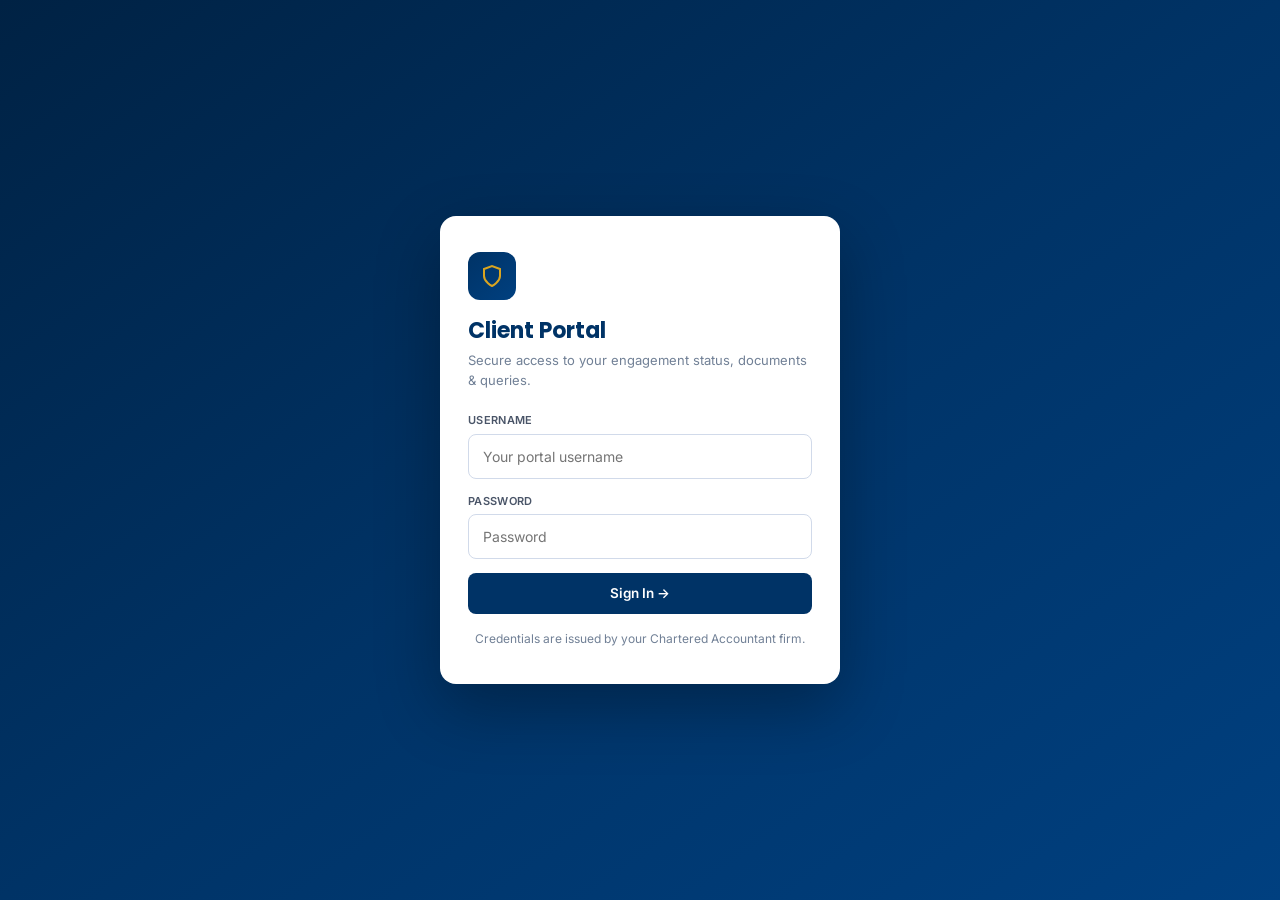
<file: static/client_portal.html>
<!DOCTYPE html>
<html lang="en">
<head>
<meta charset="UTF-8">
<meta name="viewport" content="width=device-width, initial-scale=1.0, viewport-fit=cover, maximum-scale=1">
<meta name="theme-color" content="#003366">
<meta name="apple-mobile-web-app-capable" content="yes">
<title>Client Portal — CA FirmHub</title>
<link rel="icon" type="image/png" href="/static/favicon.png">
<link rel="manifest" href="/static/manifest.json">
<link href="https://fonts.googleapis.com/css2?family=Inter:wght@400;500;600;700&family=Poppins:wght@600;700&display=swap" rel="stylesheet">
<style>
:root{--navy:#003366;--navy-d:#002244;--navy-m:#004080;--gold:#B8860B;--bg:#F0F4F8;--surface:#fff;--border:#D1DAEA;--text:#1A2332;--text2:#4A5568;--text3:#718096;--ok:#1E7E44;--ok-bg:#E8F5EE;--warn:#C05621;--warn-bg:#FEF3EB;--err:#C53030;--err-bg:#FFF0F0;--info:#1A5699;--info-bg:#EBF4FF;--r:8px;--sh:0 1px 4px rgba(0,51,102,.06),0 2px 8px rgba(0,51,102,.04)}
*{box-sizing:border-box;margin:0;padding:0}body{font-family:'Inter',system-ui,sans-serif;background:var(--bg);color:var(--text);font-size:14px;line-height:1.5;min-height:100vh}a{color:var(--navy-m);text-decoration:none}button,input,select,textarea{font:inherit}
.btn{display:inline-flex;align-items:center;justify-content:center;gap:6px;padding:10px 16px;border-radius:var(--r);border:0;cursor:pointer;font-weight:600;font-size:13.5px;transition:.15s}
.btn-p{background:var(--navy);color:#fff}.btn-p:hover{background:var(--navy-m)}.btn-o{background:#fff;border:1.5px solid var(--border);color:var(--text)}.btn-o:hover{border-color:var(--navy)}.btn-sm{padding:6px 12px;font-size:12.5px}
.badge{display:inline-block;padding:2px 8px;border-radius:999px;font-size:11px;font-weight:600}.b-open{background:var(--warn-bg);color:var(--warn)}.b-ok{background:var(--ok-bg);color:var(--ok)}.b-info{background:var(--info-bg);color:var(--info)}.b-muted{background:#EDF2F7;color:var(--text3)}
#login{min-height:100vh;display:flex;align-items:center;justify-content:center;padding:24px;background:linear-gradient(145deg,var(--navy-d),var(--navy) 50%,var(--navy-m))}
.login-card{background:#fff;border-radius:16px;padding:36px 28px;width:100%;max-width:400px;box-shadow:0 24px 64px rgba(0,0,0,.3)}
.login-card h1{font-family:Poppins,sans-serif;font-size:22px;color:var(--navy);margin-bottom:4px}.login-card .sub{color:var(--text3);font-size:13px;margin-bottom:22px}
.fg{margin-bottom:14px}.fg label{display:block;font-size:11px;font-weight:600;color:var(--text2);margin-bottom:5px;letter-spacing:.03em}
.fg input{width:100%;padding:11px 14px;border:1.5px solid var(--border);border-radius:var(--r);outline:0}.fg input:focus{border-color:var(--navy);box-shadow:0 0 0 3px rgba(0,51,102,.1)}
.err{display:none;background:var(--err-bg);color:var(--err);border:1px solid #FCA5A5;padding:10px 12px;border-radius:var(--r);font-size:13px;margin-bottom:14px}
#app{display:none;min-height:100vh;flex-direction:column}
.top{background:var(--navy);color:#fff;padding:12px 16px;display:flex;align-items:center;justify-content:space-between;gap:12px;position:sticky;top:0;z-index:20}
.top .brand{font-family:Poppins,sans-serif;font-weight:700;font-size:15px}.top .meta{font-size:12px;opacity:.85}
.nav{display:flex;gap:4px;overflow-x:auto;background:#fff;border-bottom:1px solid var(--border);padding:8px 12px;position:sticky;top:52px;z-index:15;-webkit-overflow-scrolling:touch}
.nav button{flex:0 0 auto;padding:8px 14px;border:0;background:transparent;border-radius:999px;font-weight:600;font-size:13px;color:var(--text2);cursor:pointer}.nav button.on{background:var(--navy);color:#fff}
.main{padding:16px;max-width:960px;margin:0 auto;width:100%;flex:1}
.cards{display:grid;grid-template-columns:repeat(2,1fr);gap:12px;margin-bottom:20px}@media(min-width:640px){.cards{grid-template-columns:repeat(4,1fr)}}
.stat{background:#fff;border-radius:12px;padding:16px;box-shadow:var(--sh);border:1px solid var(--border)}.stat .n{font-size:24px;font-weight:700;color:var(--navy);font-family:Poppins,sans-serif}.stat .l{font-size:11px;color:var(--text3);font-weight:600;margin-top:2px;text-transform:uppercase;letter-spacing:.04em}
.panel{background:#fff;border-radius:12px;border:1px solid var(--border);box-shadow:var(--sh);overflow:hidden;margin-bottom:16px}
.panel-h{padding:14px 16px;border-bottom:1px solid var(--border);font-weight:600;display:flex;align-items:center;justify-content:space-between;gap:8px}.panel-b{padding:12px 16px}
.row{padding:12px 0;border-bottom:1px solid #EEF2F7}.row:last-child{border-bottom:0}.row .t{font-weight:600;font-size:14px}.row .s{font-size:12px;color:var(--text3);margin-top:2px}
.empty{text-align:center;padding:28px 12px;color:var(--text3);font-size:13px}
textarea{width:100%;min-height:80px;padding:10px;border:1.5px solid var(--border);border-radius:var(--r);resize:vertical}
.toast{position:fixed;bottom:20px;left:50%;transform:translateX(-50%);background:var(--navy);color:#fff;padding:10px 18px;border-radius:999px;font-size:13px;font-weight:600;z-index:99;display:none;box-shadow:0 8px 24px rgba(0,0,0,.2)}
.file-input{display:none}.upload-zone{border:2px dashed var(--border);border-radius:12px;padding:20px;text-align:center;color:var(--text3);cursor:pointer;margin-top:10px}.upload-zone:hover{border-color:var(--navy);background:var(--info-bg)}
</style>
</head>
<body>
<div id="login">
  <div class="login-card">
    <div style="width:48px;height:48px;background:linear-gradient(135deg,var(--navy),var(--navy-m));border-radius:12px;display:flex;align-items:center;justify-content:center;margin-bottom:14px">
      <svg width="24" height="24" fill="none" stroke="#DAA520" stroke-width="2"><path d="M12 22s8-4 8-10V5l-8-3-8 3v7c0 6 8 10 8 10z"/></svg>
    </div>
    <h1>Client Portal</h1>
    <p class="sub">Secure access to your engagement status, documents &amp; queries.</p>
    <div class="err" id="lerr"></div>
    <div class="fg"><label>USERNAME</label><input id="lu" autocomplete="username" placeholder="Your portal username"></div>
    <div class="fg"><label>PASSWORD</label><input id="lp" type="password" autocomplete="current-password" placeholder="Password" onkeydown="if(event.key==='Enter')doLogin()"></div>
    <button class="btn btn-p" style="width:100%" onclick="doLogin()">Sign In →</button>
    <p style="margin-top:16px;font-size:12px;color:var(--text3);text-align:center">Credentials are issued by your Chartered Accountant firm.</p>
  </div>
</div>
<div id="app">
  <header class="top">
    <div>
      <div class="brand" id="firmName">CA FirmHub</div>
      <div class="meta" id="clientName">Client Portal</div>
    </div>
    <button class="btn btn-sm btn-o" style="background:rgba(255,255,255,.12);border-color:rgba(255,255,255,.25);color:#fff" onclick="logout()">Logout</button>
  </header>
  <nav class="nav" id="nav">
    <button class="on" data-t="home" onclick="tab('home')">Home</button>
    <button data-t="engagements" onclick="tab('engagements')">Engagements</button>
    <button data-t="queries" onclick="tab('queries')">Queries</button>
    <button data-t="requests" onclick="tab('requests')">Documents</button>
    <button data-t="invoices" onclick="tab('invoices')">Invoices</button>
  </nav>
  <main class="main" id="main"></main>
</div>
<div class="toast" id="toast"></div>
<script>
const API='';let T=localStorage.getItem('portal_at')||localStorage.getItem('at')||'';let ME=null;
function toast(m){const el=document.getElementById('toast');el.textContent=m;el.style.display='block';setTimeout(()=>el.style.display='none',2500)}
function authH(){return{Authorization:'Bearer '+T,'Content-Type':'application/json'}}
async function api(path,opts={}){const r=await fetch(API+path,{...opts,headers:{...authH(),...(opts.headers||{})}});if(r.status===401){logout();throw new Error('Session expired');}const ct=r.headers.get('content-type')||'';const data=ct.includes('json')?await r.json():await r.text();if(!r.ok)throw new Error((data&&data.detail)||r.statusText);return data;}
async function doLogin(){const u=document.getElementById('lu').value.trim();const p=document.getElementById('lp').value;const err=document.getElementById('lerr');err.style.display='none';try{const r=await fetch('/api/auth/login',{method:'POST',headers:{'Content-Type':'application/json'},body:JSON.stringify({username:u,password:p})});const d=await r.json();if(!r.ok)throw new Error(d.detail||'Login failed');if(d.user.role!=='Client'){localStorage.setItem('at',d.access_token);localStorage.setItem('au',JSON.stringify(d.user));location.href='/';return;}T=d.access_token;localStorage.setItem('portal_at',T);localStorage.setItem('at',T);localStorage.setItem('au',JSON.stringify(d.user));await boot();}catch(e){err.textContent=e.message;err.style.display='block'}}
function logout(){T='';ME=null;localStorage.removeItem('portal_at');localStorage.removeItem('at');localStorage.removeItem('au');document.getElementById('app').style.display='none';document.getElementById('login').style.display='flex';}
async function boot(){try{ME=await api('/api/portal/me');}catch(e){logout();return;}document.getElementById('login').style.display='none';document.getElementById('app').style.display='flex';document.getElementById('firmName').textContent=ME.firm?.name||'CA FirmHub';document.getElementById('clientName').textContent=(ME.client?.name||'Client')+' · Portal';tab('home');}
function tab(name){document.querySelectorAll('#nav button').forEach(b=>b.classList.toggle('on',b.dataset.t===name));const map={home:renderHome,engagements:renderEng,queries:renderQueries,requests:renderReqs,invoices:renderInv};(map[name]||renderHome)();}
async function renderHome(){const main=document.getElementById('main');main.innerHTML='<div class="empty">Loading…</div>';try{const d=await api('/api/portal/dashboard');main.innerHTML=`<div class="cards"><div class="stat"><div class="n">${d.engagements}</div><div class="l">Engagements</div></div><div class="stat"><div class="n">${d.open_queries}</div><div class="l">Open queries</div></div><div class="stat"><div class="n">${d.open_doc_requests}</div><div class="l">Doc requests</div></div><div class="stat"><div class="n">${d.invoices_pending}</div><div class="l">Pending invoices</div></div></div><div class="panel"><div class="panel-h">Welcome</div><div class="panel-b"><p style="margin-bottom:8px">Hello <strong>${ME.user.full_name}</strong>.</p><p style="color:var(--text2);font-size:13px">Use the tabs above to view engagements, respond to queries, upload requested documents, and check invoices.</p></div></div>`;}catch(e){main.innerHTML=`<div class="empty">${e.message}</div>`}}
async function renderEng(){const main=document.getElementById('main');main.innerHTML='<div class="empty">Loading…</div>';try{const rows=await api('/api/portal/engagements');if(!rows.length){main.innerHTML='<div class="empty">No engagements yet.</div>';return}main.innerHTML=`<div class="panel"><div class="panel-h">Your engagements</div><div class="panel-b">${rows.map(e=>`<div class="row"><div class="t">${esc(e.title)}</div><div class="s">${esc(e.engagement_type||'')} · FY ${esc(e.financial_year||'')} · <span class="badge b-info">${esc(e.status||'')}</span>${e.due_date?(' · Due '+e.due_date):''}</div></div>`).join('')}</div></div>`;}catch(e){main.innerHTML=`<div class="empty">${e.message}</div>`}}
async function renderQueries(){const main=document.getElementById('main');main.innerHTML='<div class="empty">Loading…</div>';try{const rows=await api('/api/portal/queries');if(!rows.length){main.innerHTML='<div class="empty">No queries.</div>';return}main.innerHTML=`<div class="panel"><div class="panel-h">Queries from your firm</div><div class="panel-b">${rows.map(q=>`<div class="row" id="q${q.id}"><div style="display:flex;justify-content:space-between;gap:8px;align-items:flex-start"><div class="t">#${q.sr_no||q.id} · ${esc(q.engagement_title||'')}</div><span class="badge ${q.status==='Open'?'b-open':q.status==='Responded'?'b-ok':'b-muted'}">${q.status}</span></div><div class="s" style="margin:8px 0;color:var(--text)">${esc(q.query_text)}</div>${q.response?`<div style="background:var(--ok-bg);padding:8px 10px;border-radius:8px;font-size:13px;margin-bottom:8px"><strong>Your response:</strong> ${esc(q.response)}</div>`:''}${q.status==='Open'?`<textarea id="qr${q.id}" placeholder="Type your response…"></textarea><button class="btn btn-p btn-sm" style="margin-top:8px" onclick="respondQuery(${q.id})">Submit response</button>`:''}</div>`).join('')}</div></div>`;}catch(e){main.innerHTML=`<div class="empty">${e.message}</div>`}}
async function respondQuery(id){const t=document.getElementById('qr'+id).value.trim();if(!t){toast('Please enter a response');return}try{await api('/api/portal/queries/'+id+'/respond',{method:'POST',body:JSON.stringify({response:t})});toast('Response submitted');renderQueries();}catch(e){toast(e.message)}}
async function renderReqs(){const main=document.getElementById('main');main.innerHTML='<div class="empty">Loading…</div>';try{const [reqs,docs]=await Promise.all([api('/api/portal/doc-requests'),api('/api/portal/documents')]);main.innerHTML=`<div class="panel"><div class="panel-h">Document requests from firm</div><div class="panel-b">${reqs.length?reqs.map(r=>`<div class="row"><div style="display:flex;justify-content:space-between;gap:8px"><div class="t">${esc(r.title)}</div><span class="badge ${r.status==='Open'?'b-open':r.status==='Submitted'?'b-ok':'b-muted'}">${r.status}</span></div><div class="s">${esc(r.description||'')} ${r.due_date?('· Due '+r.due_date):''} · ${r.file_count||0} file(s)</div>${r.status!=='Closed'?`<div class="upload-zone" onclick="document.getElementById('f${r.id}').click()">📎 Tap to upload file for this request<input class="file-input" type="file" id="f${r.id}" onchange="uploadFile(${r.id}, this)"></div>`:''}</div>`).join(''):'<div class="empty">No document requests right now.</div>'}</div></div><div class="panel"><div class="panel-h">Document register</div><div class="panel-b">${docs.length?docs.map(d=>`<div class="row"><div class="t">${esc(d.doc_name)}</div><div class="s">${esc(d.doc_type)} · ${d.doc_date||''} · ${esc(d.status||'')} ${d.reference_no?('· Ref '+esc(d.reference_no)):''}</div></div>`).join(''):'<div class="empty">No documents logged yet.</div>'}</div></div>`;}catch(e){main.innerHTML=`<div class="empty">${e.message}</div>`}}
async function uploadFile(rid,input){if(!input.files||!input.files[0])return;const fd=new FormData();fd.append('file',input.files[0]);fd.append('request_id',rid);try{const r=await fetch('/api/portal/upload',{method:'POST',headers:{Authorization:'Bearer '+T},body:fd});const d=await r.json();if(!r.ok)throw new Error(d.detail||'Upload failed');toast('File uploaded');renderReqs();}catch(e){toast(e.message)}}
async function renderInv(){const main=document.getElementById('main');main.innerHTML='<div class="empty">Loading…</div>';try{const rows=await api('/api/portal/invoices');if(!rows.length){main.innerHTML='<div class="empty">No invoices.</div>';return}main.innerHTML=`<div class="panel"><div class="panel-h">Invoices</div><div class="panel-b">${rows.map(i=>`<div class="row"><div style="display:flex;justify-content:space-between;gap:8px"><div class="t">${esc(i.invoice_no||('#'+i.id))}</div><span class="badge ${['Paid','Settled'].includes(i.status)?'b-ok':'b-open'}">${esc(i.status||'')}</span></div><div class="s">Date ${i.invoice_date||'—'} · Amount ₹${fmt(i.total_amount)} · Paid ₹${fmt(i.amount_paid)}</div></div>`).join('')}</div></div>`;}catch(e){main.innerHTML=`<div class="empty">${e.message}</div>`}}
function esc(s){return String(s??'').replace(/[&<>"']/g,c=>({'&':'&amp;','<':'&lt;','>':'&gt;','"':'&quot;',"'":'&#39;'}[c]))}
function fmt(n){const x=Number(n||0);return x.toLocaleString('en-IN',{maximumFractionDigits:2})}
(async()=>{if(T){try{await boot()}catch(e){logout()}}})();
</script>
</body>
</html>
</file>
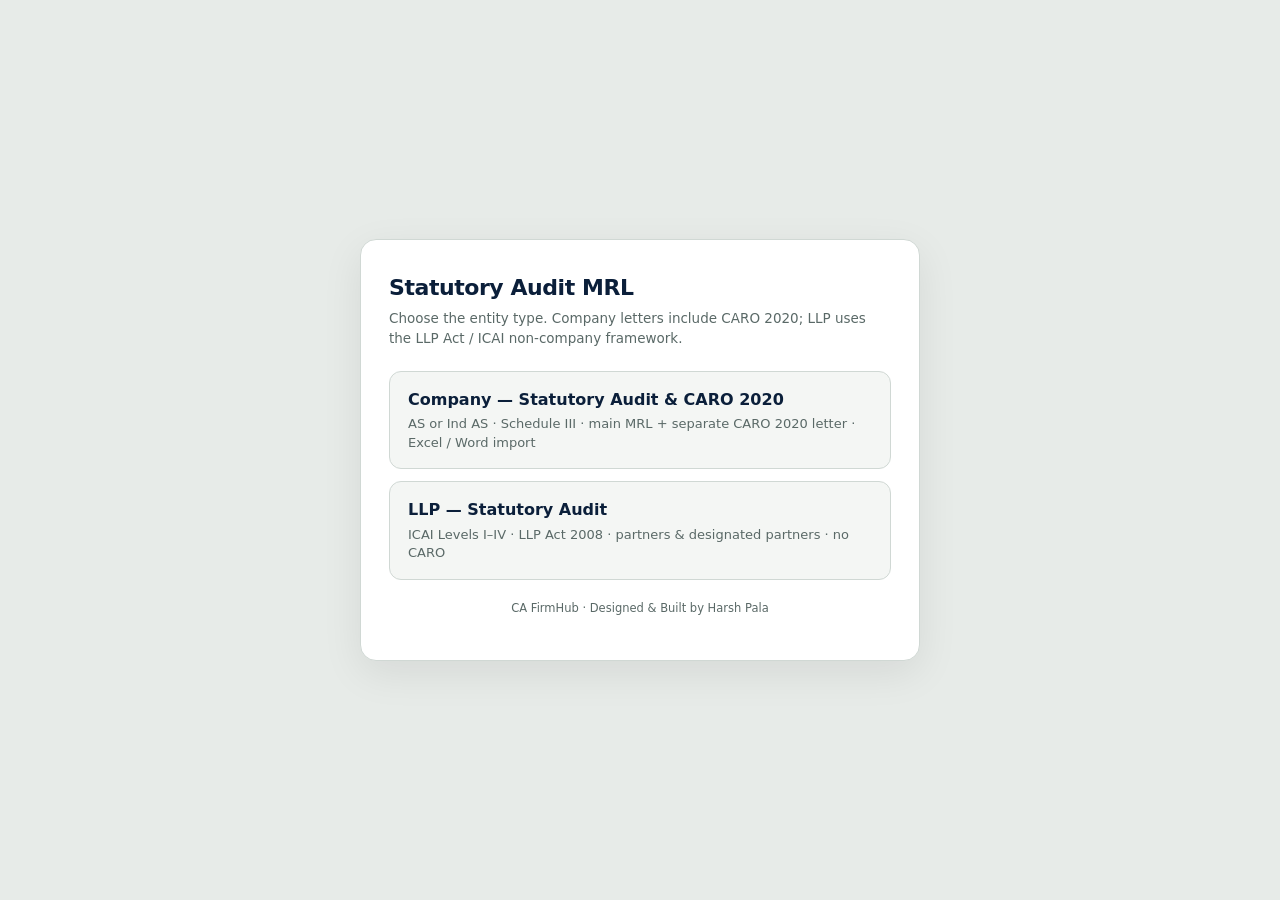
<file: static/mrl_maker.html>
<!DOCTYPE html>
<html lang="en">
<head>
<meta charset="UTF-8">
<meta name="viewport" content="width=device-width, initial-scale=1.0">
<title>Statutory Audit MRL — CA FirmHub</title>
<style>
  :root { --navy:#0B1F3A; --accent:#1e5a4b; --bg:#e7ebe8; --panel:#fff; --line:#d0d8d4; --muted:#5a6967; }
  * { box-sizing: border-box; }
  body { margin:0; min-height:100vh; font:15px/1.45 system-ui,-apple-system,Segoe UI,Roboto,sans-serif;
    background:var(--bg); color:#1b2624; display:flex; align-items:center; justify-content:center; padding:24px; }
  .card { background:var(--panel); border-radius:16px; max-width:560px; width:100%; padding:32px 28px;
    box-shadow:0 12px 40px rgba(0,0,0,.08); border:1px solid var(--line); }
  h1 { margin:0 0 6px; font-size:22px; color:var(--navy); letter-spacing:-.02em; }
  .sub { color:var(--muted); font-size:13.5px; margin:0 0 22px; }
  .opts { display:grid; gap:12px; }
  a.opt { display:block; text-decoration:none; color:inherit; border:1.5px solid var(--line); border-radius:12px;
    padding:16px 18px; background:#f4f6f4; transition:border-color .15s, background .15s; }
  a.opt:hover { border-color:var(--accent); background:#dcebe4; }
  a.opt b { display:block; font-size:16px; color:var(--navy); margin-bottom:4px; }
  a.opt span { display:block; font-size:13px; color:var(--muted); }
  .foot { margin-top:20px; font-size:11.5px; color:var(--muted); text-align:center; }
</style>
</head>
<body>
  <div class="card">
    <h1>Statutory Audit MRL</h1>
    <p class="sub">Choose the entity type. Company letters include CARO 2020; LLP uses the LLP Act / ICAI non-company framework.</p>
    <div class="opts">
      <a class="opt" href="/tools/mrl/company">
        <b>Company — Statutory Audit &amp; CARO 2020</b>
        <span>AS or Ind AS · Schedule III · main MRL + separate CARO 2020 letter · Excel / Word import</span>
      </a>
      <a class="opt" href="/tools/mrl/llp">
        <b>LLP — Statutory Audit</b>
        <span>ICAI Levels I–IV · LLP Act 2008 · partners &amp; designated partners · no CARO</span>
      </a>
    </div>
    <p class="foot">CA FirmHub · Designed &amp; Built by Harsh Pala</p>
  </div>
</body>
</html>
</file>
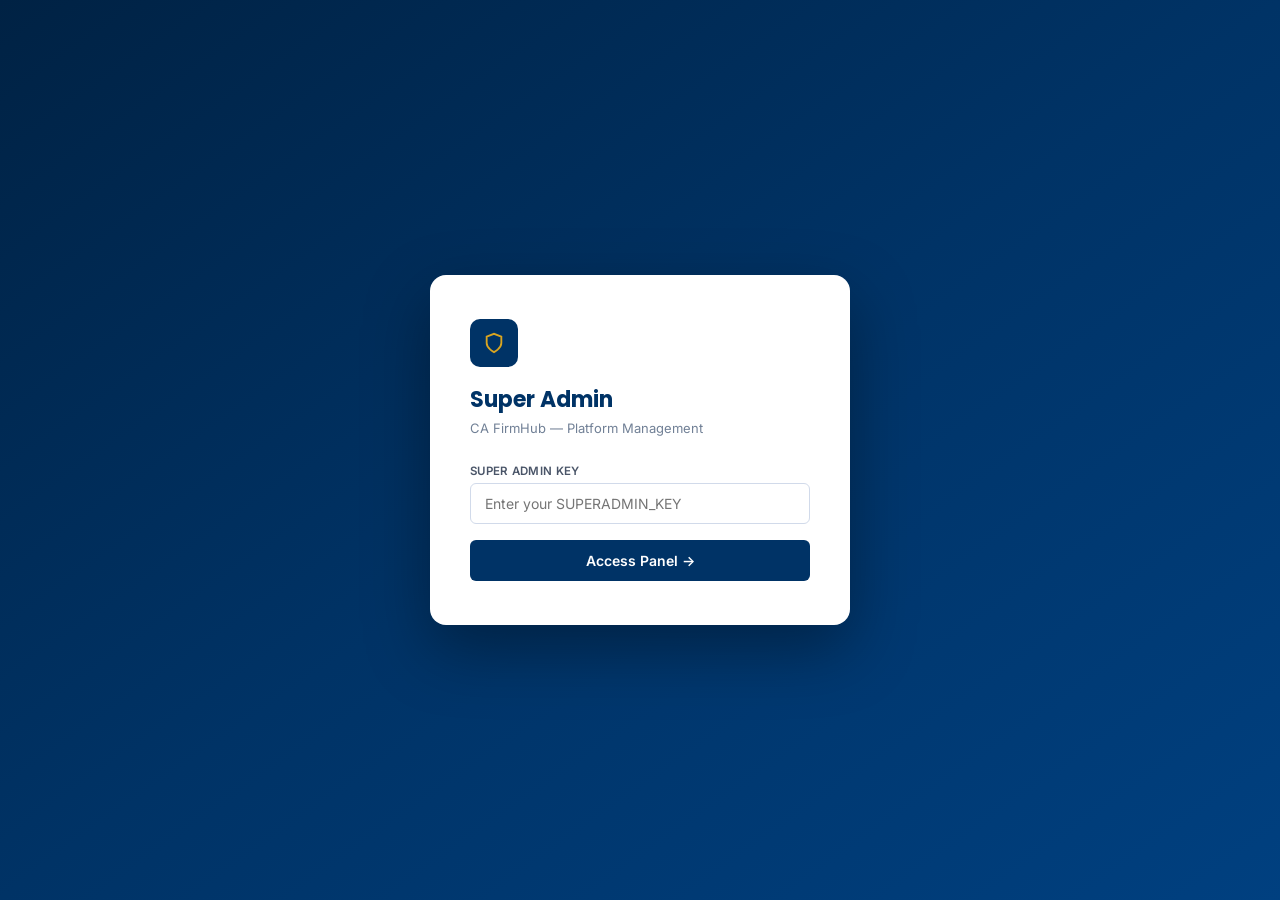
<file: static/superadmin.html>
<!DOCTYPE html>
<html lang="en">
<head>
<meta charset="UTF-8">
<meta name="viewport" content="width=device-width, initial-scale=1.0">
<title>CA FirmHub — Super Admin</title>
<link href="https://fonts.googleapis.com/css2?family=Inter:wght@300;400;500;600;700&family=Poppins:wght@600;700&display=swap" rel="stylesheet">
<style>
:root {
  --navy:#003366;--navy-d:#002244;--navy-m:#004080;
  --gold:#B8860B;--gold-l:#DAA520;
  --bg:#F0F4F8;--surface:#FFFFFF;--surface2:#F7F9FC;
  --border:#D1DAEA;--border-l:#E4EAF2;
  --text:#1A2332;--text2:#4A5568;--text3:#718096;
  --ok:#1E7E44;--ok-bg:#E8F5EE;--ok-bd:#A8D5B8;
  --err:#C53030;--err-bg:#FFF0F0;--err-bd:#FCA5A5;
  --info:#1A5699;--info-bg:#EBF4FF;--info-bd:#93C5FD;
  --warn:#C05621;--warn-bg:#FEF3EB;--warn-bd:#F6AD8E;
  --r:6px;--r-lg:10px;--r-xl:14px;
  --sh:0 1px 4px rgba(0,51,102,.08),0 2px 8px rgba(0,51,102,.04);
  --sh-md:0 4px 16px rgba(0,51,102,.12);
}
*,*::before,*::after{box-sizing:border-box;margin:0;padding:0}
body{font-family:'Inter',sans-serif;background:var(--bg);color:var(--text);font-size:13.5px;min-height:100vh}
::-webkit-scrollbar{width:5px}::-webkit-scrollbar-thumb{background:var(--border);border-radius:4px}

/* LOGIN GATE */
#gate{display:flex;align-items:center;justify-content:center;min-height:100vh;background:linear-gradient(145deg,var(--navy-d),var(--navy),var(--navy-m))}
.gate-box{background:var(--surface);border-radius:16px;padding:44px 40px;width:420px;box-shadow:0 24px 64px rgba(0,0,0,.35)}
.gate-box h2{font-family:'Poppins',sans-serif;font-size:22px;color:var(--navy);margin-bottom:4px}
.gate-box p{font-size:13px;color:var(--text3);margin-bottom:28px}
.gate-box label{display:block;font-weight:600;font-size:11.5px;color:var(--text2);margin-bottom:5px;text-transform:uppercase;letter-spacing:.3px}
.gate-box input{width:100%;padding:11px 14px;border:1.5px solid var(--border);border-radius:var(--r);font:inherit;font-size:14px;outline:0;transition:all .2s;margin-bottom:16px;color:var(--text)}
.gate-box input:focus{border-color:var(--navy);box-shadow:0 0 0 3px rgba(0,51,102,.1)}
.gate-btn{width:100%;padding:12px;background:var(--navy);color:#fff;font:inherit;font-size:14px;font-weight:600;border:0;border-radius:var(--r);cursor:pointer;transition:all .2s}
.gate-btn:hover{background:var(--navy-m)}
.gate-err{background:var(--err-bg);color:var(--err);border:1px solid var(--err-bd);padding:9px 12px;border-radius:var(--r);font-size:12px;margin-bottom:14px;display:none}

/* APP SHELL */
#app{display:none;min-height:100vh}
.topbar{background:var(--navy-d);padding:0 28px;height:58px;display:flex;align-items:center;justify-content:space-between;border-bottom:1px solid rgba(255,255,255,.08)}
.topbar-brand{font-family:'Poppins',sans-serif;font-size:16px;font-weight:700;color:#fff}
.topbar-brand span{color:var(--gold-l);font-size:11px;font-weight:400;margin-left:10px;background:rgba(218,165,32,.15);padding:2px 8px;border-radius:20px;border:1px solid rgba(218,165,32,.3)}
.topbar-right{display:flex;align-items:center;gap:12px}
.topbar-right a{color:rgba(255,255,255,.5);font-size:12px;text-decoration:none;transition:.15s}
.topbar-right a:hover{color:#fff}
.lo-btn2{padding:6px 14px;background:rgba(197,48,48,.2);color:#FCA5A5;border:1px solid rgba(197,48,48,.3);border-radius:var(--r);font:inherit;font-size:12px;cursor:pointer;transition:.15s}
.lo-btn2:hover{background:rgba(197,48,48,.35)}

.wrap{max-width:1100px;margin:0 auto;padding:28px 24px}

/* STAT CARDS */
.sg{display:grid;grid-template-columns:repeat(5,1fr);gap:14px;margin-bottom:28px}
.sc{background:var(--surface);border:1px solid var(--border-l);border-radius:var(--r-lg);padding:18px 20px;box-shadow:var(--sh);position:relative;overflow:hidden}
.sc::before{content:'';position:absolute;top:0;left:0;right:0;height:3px}
.sc.bl::before{background:linear-gradient(90deg,var(--navy),var(--navy-m))}
.sc.gn::before{background:linear-gradient(90deg,#1E7E44,#34A85A)}
.sc.gd::before{background:linear-gradient(90deg,var(--gold),var(--gold-l))}
.sc.rd::before{background:linear-gradient(90deg,var(--err),#E53E3E)}
.sc.pu::before{background:linear-gradient(90deg,#6B46C1,#9F7AEA)}
.sc .sl{font-size:11px;font-weight:600;color:var(--text3);text-transform:uppercase;letter-spacing:.8px;margin-bottom:6px}
.sc .sv{font-size:28px;font-weight:700;color:var(--navy);font-family:'Poppins',sans-serif}

/* PANELS */
.panels{display:grid;grid-template-columns:1fr 1fr;gap:20px}
.card{background:var(--surface);border-radius:var(--r-lg);border:1px solid var(--border-l);box-shadow:var(--sh);margin-bottom:20px}
.card-h{padding:14px 20px;border-bottom:1px solid var(--border-l);font-weight:700;font-size:13.5px;color:var(--navy);display:flex;align-items:center;justify-content:space-between;background:var(--surface2);border-radius:var(--r-lg) var(--r-lg) 0 0}
.card-b{padding:18px 20px}

/* TABLE */
.dt{width:100%;border-collapse:separate;border-spacing:0;font-size:13px}
.dt thead th{padding:9px 14px;text-align:left;font-weight:600;font-size:11px;color:var(--navy);background:var(--surface2);border-bottom:2px solid var(--border);text-transform:uppercase;letter-spacing:.4px}
.dt tbody td{padding:10px 14px;border-bottom:1px solid var(--border-l);vertical-align:middle}
.dt tbody tr:last-child td{border-bottom:none}
.dt tbody tr:hover{background:var(--bg)}

/* FORMS */
.fg{margin-bottom:13px}
.fg label{display:block;font-weight:600;font-size:11.5px;color:var(--text2);margin-bottom:5px;text-transform:uppercase;letter-spacing:.3px}
.fg input,.fg select{width:100%;padding:9px 12px;border:1.5px solid var(--border);border-radius:var(--r);font:inherit;font-size:13.5px;outline:0;transition:all .2s;background:var(--surface);color:var(--text)}
.fg input:focus,.fg select:focus{border-color:var(--navy);box-shadow:0 0 0 3px rgba(0,51,102,.1)}
.fr{display:grid;grid-template-columns:1fr 1fr;gap:12px}

/* BUTTONS */
.btn{display:inline-flex;align-items:center;gap:5px;padding:8px 16px;border-radius:var(--r);font:inherit;font-size:13px;font-weight:600;border:0;cursor:pointer;transition:all .15s;white-space:nowrap}
.btn-p{background:var(--navy);color:#fff}.btn-p:hover{background:var(--navy-m)}
.btn-ok{background:var(--ok);color:#fff}.btn-ok:hover{filter:brightness(1.1)}
.btn-err{background:var(--err);color:#fff}.btn-err:hover{filter:brightness(1.1)}
.btn-o{background:var(--surface);border:1.5px solid var(--border);color:var(--text)}.btn-o:hover{border-color:var(--navy);color:var(--navy)}
.btn-g{background:linear-gradient(135deg,var(--gold),var(--gold-l));color:var(--navy-d)}.btn-g:hover{filter:brightness(1.05)}
.btn-s{padding:6px 12px;font-size:12px}.btn-xs{padding:4px 9px;font-size:11.5px;border-radius:5px}

/* BADGES */
.bg-active{background:var(--ok-bg);color:var(--ok);border:1px solid var(--ok-bd);padding:2px 9px;border-radius:20px;font-size:11px;font-weight:600}
.bg-inactive{background:var(--err-bg);color:var(--err);border:1px solid var(--err-bd);padding:2px 9px;border-radius:20px;font-size:11px;font-weight:600}
.bg-pill{background:var(--info-bg);color:var(--info);border:1px solid var(--info-bd);padding:2px 9px;border-radius:20px;font-size:11px;font-weight:600}

/* MODAL */
.mo{display:none;position:fixed;inset:0;background:rgba(0,34,68,.5);z-index:1000;align-items:center;justify-content:center;backdrop-filter:blur(3px)}
.mo.sh{display:flex}
.md{background:var(--surface);border-radius:var(--r-xl);width:90%;max-width:520px;max-height:90vh;overflow:hidden;display:flex;flex-direction:column;box-shadow:0 24px 64px rgba(0,34,68,.25)}
.md-h{padding:16px 22px;border-bottom:1px solid var(--border-l);display:flex;align-items:center;justify-content:space-between;background:var(--surface2)}
.md-h h3{font-size:15px;font-weight:700;color:var(--navy);font-family:'Poppins',sans-serif}
.md-x{width:28px;height:28px;border:0;background:0;cursor:pointer;font-size:18px;color:var(--text3);border-radius:6px;display:flex;align-items:center;justify-content:center}
.md-x:hover{background:var(--err-bg);color:var(--err)}
.md-b{padding:22px;overflow-y:auto;flex:1}
.md-f{padding:14px 22px;border-top:1px solid var(--border-l);display:flex;justify-content:flex-end;gap:8px;background:var(--surface2)}

/* TOAST */
.tc{position:fixed;top:18px;right:18px;z-index:2000;display:flex;flex-direction:column;gap:8px}
.tt{padding:12px 20px;border-radius:8px;font-size:13px;font-weight:500;box-shadow:var(--sh-md);animation:tIn .25s ease;min-width:260px}
.tt-ok{background:var(--ok);color:#fff}
.tt-err{background:var(--err);color:#fff}
.tt-info{background:var(--navy);color:#fff}
@keyframes tIn{from{opacity:0;transform:translateX(30px)}to{opacity:1;transform:none}}

/* SUB ID BOX */
.sub-id-box{background:#F0F4F8;border:1.5px dashed var(--border);border-radius:var(--r);padding:12px 16px;font-family:monospace;font-size:15px;font-weight:700;color:var(--navy);letter-spacing:1px;display:flex;align-items:center;justify-content:space-between;margin:8px 0 14px}
.copy-btn{padding:5px 12px;background:var(--navy);color:#fff;border:0;border-radius:var(--r);font-size:12px;font-weight:600;cursor:pointer;transition:.15s}
.copy-btn:hover{background:var(--navy-m)}

/* TABS */
.tabs{display:flex;border-bottom:2px solid var(--border-l);margin-bottom:18px}
.tab{padding:9px 18px;font-size:13px;font-weight:600;color:var(--text3);cursor:pointer;border-bottom:2px solid transparent;margin-bottom:-2px;transition:all .15s}
.tab:hover{color:var(--navy)}.tab.on{color:var(--navy);border-bottom-color:var(--gold)}

.empty{text-align:center;padding:36px;color:var(--text3)}
.firm-row-name{font-weight:700;color:var(--navy)}
.firm-row-reg{font-size:11px;color:var(--text3)}
</style>
</head>
<body>

<!-- LOGIN GATE -->
<div id="gate">
  <div class="gate-box">
    <div style="margin-bottom:20px">
      <div style="width:48px;height:48px;background:var(--navy);border-radius:10px;display:flex;align-items:center;justify-content:center;margin-bottom:16px">
        <svg width="22" height="22" fill="none" stroke="#DAA520" stroke-width="2" viewBox="0 0 24 24"><path d="M12 22s8-4 8-10V5l-8-3-8 3v7c0 6 8 10 8 10z"/></svg>
      </div>
      <h2>Super Admin</h2>
      <p>CA FirmHub — Platform Management</p>
    </div>
    <div class="gate-err" id="gate-err"></div>
    <label>Super Admin Key</label>
    <input type="password" id="sa-key" placeholder="Enter your SUPERADMIN_KEY" autocomplete="off">
    <button class="gate-btn" onclick="doGateLogin()">Access Panel →</button>
  </div>
</div>

<!-- MAIN APP -->
<div id="app">
  <div class="topbar">
    <div class="topbar-brand">CA FirmHub <span>Super Admin</span></div>
    <div class="topbar-right">
      <a href="/">← Back to app</a>
      <button class="lo-btn2" onclick="doLogout()">Sign Out</button>
    </div>
  </div>

  <div class="wrap">
    <!-- Stats -->
    <div class="sg" id="stats-row">
      <div class="sc bl"><div class="sl">Total Firms</div><div class="sv" id="s-firms">—</div></div>
      <div class="sc gn"><div class="sl">Active Firms</div><div class="sv" id="s-active">—</div></div>
      <div class="sc pu"><div class="sl">Total Users</div><div class="sv" id="s-users">—</div></div>
      <div class="sc gd"><div class="sl">Total Clients</div><div class="sv" id="s-clients">—</div></div>
      <div class="sc rd"><div class="sl">Total Tasks</div><div class="sv" id="s-tasks">—</div></div>
    </div>

    <!-- Tabs -->
    <div class="tabs">
      <div class="tab on" onclick="switchTab('firms')">Firms & Subscriptions</div>
      <div class="tab" onclick="switchTab('users')">Users</div>
      <div class="tab" onclick="switchTab('templates')">Audit Program Templates</div>
    </div>

    <!-- FIRMS TAB -->
    <div id="tab-firms">
      <div class="card">
        <div class="card-h">
          All CA Firms
          <button class="btn btn-p btn-s" onclick="openFirmModal()">+ New Firm</button>
        </div>
        <div class="card-b" style="padding:0;overflow-x:auto">
          <table class="dt">
            <thead>
              <tr>
                <th>Firm</th>
                <th>Subscription ID</th>
                <th>Status</th>
                <th>Expires</th>
                <th>Activated</th>
                <th>Users</th>
                <th>Actions</th>
              </tr>
            </thead>
            <tbody id="firms-tbody">
              <tr><td colspan="7" class="empty">Loading…</td></tr>
            </tbody>
          </table>
        </div>
      </div>
    </div>

    <!-- USERS TAB -->
    <div id="tab-users" style="display:none">
      <div class="card">
        <div class="card-h">
          Firm Users
          <div style="display:flex;gap:8px;align-items:center">
            <select id="firm-filter" onchange="loadUsers()" style="padding:6px 10px;border:1.5px solid var(--border);border-radius:var(--r);font:inherit;font-size:13px">
              <option value="">Select a firm…</option>
            </select>
            <button class="btn btn-p btn-s" onclick="openUserModal()">+ New User</button>
          </div>
        </div>
        <div class="card-b" style="padding:0;overflow-x:auto">
          <table class="dt">
            <thead>
              <tr><th>Username</th><th>Full Name</th><th>Email</th><th>Role</th><th>Status</th><th>Actions</th></tr>
            </thead>
            <tbody id="users-tbody">
              <tr><td colspan="6" class="empty">Select a firm to view users</td></tr>
            </tbody>
          </table>
        </div>
      </div>
    </div>

    <!-- TEMPLATES TAB -->
    <div id="tab-templates" style="display:none">
      <div class="card">
        <div class="card-h">
          Promote an Existing Program to a Base Template
          <span style="font-weight:400;font-size:12.5px;color:var(--text3)">— pushes it to every other firm automatically</span>
        </div>
        <div class="card-b">
          <p style="font-size:13px;color:var(--text3);margin-bottom:12px">Pick the firm and program you already added the checklist to. This copies it into every other firm now, and into any new firm you create from here on — each firm gets its own independent copy they can freely edit.</p>
          <div style="display:flex;gap:10px;flex-wrap:wrap;align-items:flex-end">
            <div class="fg" style="min-width:220px;margin-bottom:0"><label>Source Firm</label>
              <select id="promote-firm-sel" onchange="loadFirmProgramsForPromote()"><option value="">Select a firm…</option></select>
            </div>
            <div class="fg" style="min-width:260px;margin-bottom:0"><label>Program / Checklist</label>
              <select id="promote-program-sel"><option value="">Select a firm first…</option></select>
            </div>
            <button class="btn btn-p" onclick="promoteToTemplate()" style="margin-bottom:2px">Promote & Push to All Firms</button>
          </div>
        </div>
      </div>

      <div class="card" style="margin-top:16px">
        <div class="card-h">
          Base Templates
          <span style="font-weight:400;font-size:12.5px;color:var(--text3)">Automatically seeded into every new firm</span>
        </div>
        <div class="card-b" style="padding:0;overflow-x:auto">
          <table class="dt">
            <thead><tr><th>Name</th><th>Engagement Type</th><th>Checklist Items</th><th>Firms With a Copy</th><th>Actions</th></tr></thead>
            <tbody id="templates-tbody"><tr><td colspan="5" class="empty">Loading…</td></tr></tbody>
          </table>
        </div>
      </div>
    </div>
  </div>
</div>

<!-- FIRM MODAL -->
<div class="mo" id="firm-mo">
  <div class="md">
    <div class="md-h">
      <h3 id="firm-mo-title">New Firm</h3>
      <button class="md-x" onclick="closeMo('firm-mo')">×</button>
    </div>
    <div class="md-b">
      <div class="fg"><label>Firm Name *</label><input id="f-name" placeholder="Firm Name"></div>
      <div class="fr">
        <div class="fg"><label>Registration No.</label><input id="f-reg" placeholder="e.g. 0123456W"></div>
        <div class="fg"><label>Subscription Expires</label><input type="date" id="f-exp"></div>
      </div>
      <div id="f-subid-wrap" style="display:none">
        <label style="font-size:11.5px;font-weight:600;text-transform:uppercase;letter-spacing:.3px;color:var(--text2)">Generated Subscription ID</label>
        <div class="sub-id-box">
          <span id="f-subid-val">—</span>
          <button class="copy-btn" onclick="copySubId()">Copy</button>
        </div>
        <p style="font-size:12px;color:var(--text3)">Share this with the firm. They enter it once on first login.</p>
      </div>
    </div>
    <div class="md-f">
      <button class="btn btn-o" onclick="closeMo('firm-mo')">Cancel</button>
      <button class="btn btn-p" id="firm-save-btn" onclick="saveFirm()">Create Firm</button>
    </div>
  </div>
</div>

<!-- USER MODAL -->
<div class="mo" id="user-mo">
  <div class="md">
    <div class="md-h">
      <h3 id="user-mo-title">New User</h3>
      <button class="md-x" onclick="closeMo('user-mo')">×</button>
    </div>
    <div class="md-b">
      <div class="fg">
        <label>Firm *</label>
        <select id="u-firm">
          <option value="">Select firm…</option>
        </select>
      </div>
      <div class="fr">
        <div class="fg"><label>Username *</label><input id="u-uname" placeholder="e.g. admin_user"></div>
        <div class="fg"><label>Full Name *</label><input id="u-fname" placeholder="Full name"></div>
      </div>
      <div class="fr">
        <div class="fg"><label>Email</label><input type="email" id="u-email" placeholder="email@firm.com"></div>
        <div class="fg"><label>Role</label>
          <select id="u-role">
            <option value="Admin">Admin</option>
            <option value="Team Leader">Team Leader</option>
            <option value="Member">Member</option>
          </select>
        </div>
      </div>
      <div class="fg"><label>Password</label><input type="password" id="u-pw" placeholder="Leave blank for: audit123" autocomplete="new-password"></div>
      <div style="background:var(--info-bg);border:1px solid var(--info-bd);border-radius:var(--r);padding:9px 12px;font-size:12px;color:var(--info)">
        Default password is <strong>audit123</strong> — firm admin can change it after first login.
      </div>
    </div>
    <div class="md-f">
      <button class="btn btn-o" onclick="closeMo('user-mo')">Cancel</button>
      <button class="btn btn-p" onclick="saveUser()">Create User</button>
    </div>
  </div>
</div>

<!-- REGEN CONFIRM MODAL -->
<div class="mo" id="regen-mo">
  <div class="md">
    <div class="md-h">
      <h3>Regenerate Subscription ID</h3>
      <button class="md-x" onclick="closeMo('regen-mo')">×</button>
    </div>
    <div class="md-b">
      <p style="color:var(--text2);margin-bottom:16px">This will generate a new Subscription ID for this firm and invalidate the old one. The firm will need to re-activate.</p>
      <p style="font-weight:600;color:var(--navy)" id="regen-firm-name"></p>
      <div id="regen-result" style="display:none;margin-top:16px">
        <label style="font-size:11.5px;font-weight:600;text-transform:uppercase;letter-spacing:.3px;color:var(--text2)">New Subscription ID</label>
        <div class="sub-id-box">
          <span id="regen-subid-val">—</span>
          <button class="copy-btn" onclick="copyRegenId()">Copy</button>
        </div>
      </div>
    </div>
    <div class="md-f" id="regen-footer">
      <button class="btn btn-o" onclick="closeMo('regen-mo')">Cancel</button>
      <button class="btn btn-err" onclick="doRegen()">Regenerate</button>
    </div>
  </div>
</div>

<div class="tc" id="tc"></div>

<script>
// ── State ──────────────────────────────────────────────────────
let SA_KEY = '';
let ALL_FIRMS = [];
let EDIT_FIRM_ID = null;
let REGEN_FIRM_ID = null;

// ── Gate login ─────────────────────────────────────────────────
document.getElementById('sa-key').addEventListener('keypress', e => {
  if (e.key === 'Enter') doGateLogin();
});

async function doGateLogin() {
  const key = document.getElementById('sa-key').value.trim();
  if (!key) return;
  const err = document.getElementById('gate-err');
  err.style.display = 'none';

  try {
    const r = await fetch('/api/superadmin/stats', {
      headers: { 'X-SuperAdmin-Key': key }
    });
    if (!r.ok) {
      err.textContent = 'Invalid Super Admin Key. Check your SUPERADMIN_KEY environment variable on Render.';
      err.style.display = 'block';
      return;
    }
    SA_KEY = key;
    sessionStorage.setItem('sa_key', key);
    document.getElementById('gate').style.display = 'none';
    document.getElementById('app').style.display = 'block';
    const d = await r.json();
    loadStats(d);
    loadFirms();
  } catch(e) {
    err.textContent = 'Cannot connect to server. Is it running?';
    err.style.display = 'block';
  }
}

function doLogout() {
  SA_KEY = '';
  sessionStorage.removeItem('sa_key');
  document.getElementById('gate').style.display = 'flex';
  document.getElementById('app').style.display = 'none';
  document.getElementById('sa-key').value = '';
}

// Auto-restore session
window.addEventListener('DOMContentLoaded', () => {
  const saved = sessionStorage.getItem('sa_key');
  if (saved) {
    document.getElementById('sa-key').value = saved;
    doGateLogin();
  }
});

// ── Helpers ────────────────────────────────────────────────────
function toast(m, t='ok') {
  const el = document.createElement('div');
  el.className = `tt tt-${t}`;
  el.textContent = m;
  document.getElementById('tc').appendChild(el);
  setTimeout(() => el.remove(), 3500);
}

async function saFetch(path, opts = {}) {
  const h = { 'Content-Type': 'application/json', 'X-SuperAdmin-Key': SA_KEY };
  const r = await fetch(path, { ...opts, headers: { ...h, ...opts.headers } });
  if (!r.ok) {
    const e = await r.json().catch(() => ({ detail: 'Request failed' }));
    throw new Error(e.detail || 'Error');
  }
  return r.json();
}

function closeMo(id) { document.getElementById(id).classList.remove('sh'); }
function openMo(id)  { document.getElementById(id).classList.add('sh'); }

function switchTab(t) {
  document.querySelectorAll('.tab').forEach((el, i) => {
    el.classList.toggle('on', ['firms','users','templates'][i] === t);
  });
  document.getElementById('tab-firms').style.display = t === 'firms' ? '' : 'none';
  document.getElementById('tab-users').style.display = t === 'users' ? '' : 'none';
  document.getElementById('tab-templates').style.display = t === 'templates' ? '' : 'none';
  if (t === 'users') populateFirmSelects();
  if (t === 'templates') { populatePromoteFirmSelect(); loadTemplates(); }
}

// ── Stats ──────────────────────────────────────────────────────
function loadStats(d) {
  document.getElementById('s-firms').textContent   = d.total_firms   ?? '—';
  document.getElementById('s-active').textContent  = d.active_firms  ?? '—';
  document.getElementById('s-users').textContent   = d.total_users   ?? '—';
  document.getElementById('s-clients').textContent = d.total_clients ?? '—';
  document.getElementById('s-tasks').textContent   = d.total_tasks   ?? '—';
}

async function refreshStats() {
  try { loadStats(await saFetch('/api/superadmin/stats')); } catch(e) {}
}

// ── Firms ──────────────────────────────────────────────────────
async function loadFirms() {
  try {
    ALL_FIRMS = await saFetch('/api/superadmin/firms');
    renderFirms();
    populateFirmSelects();
    refreshStats();
  } catch(e) { toast(e.message, 'err'); }
}

function renderFirms() {
  const tb = document.getElementById('firms-tbody');
  if (!ALL_FIRMS.length) {
    tb.innerHTML = '<tr><td colspan="7" class="empty">No firms yet. Create your first firm.</td></tr>';
    return;
  }
  tb.innerHTML = ALL_FIRMS.map(f => `
    <tr>
      <td>
        <div class="firm-row-name">${f.name}</div>
        <div class="firm-row-reg">${f.reg_no || '—'}</div>
      </td>
      <td>
        <span style="font-family:monospace;font-size:12px;background:var(--bg);padding:3px 8px;border-radius:4px;border:1px solid var(--border-l)">${f.sub_id}</span>
        <button class="copy-btn" style="margin-left:6px;font-size:10px;padding:3px 8px" onclick="navigator.clipboard.writeText('${f.sub_id}').then(()=>toast('Copied!'))">Copy</button>
      </td>
      <td><span class="${f.is_active ? 'bg-active' : 'bg-inactive'}">${f.is_active ? 'Active' : 'Inactive'}</span></td>
      <td style="font-size:12px;color:var(--text2)">${f.expires_at ? new Date(f.expires_at).toLocaleDateString('en-IN') : '∞ Unlimited'}</td>
      <td><span class="${f.activated ? 'bg-active' : 'bg-pill'}">${f.activated ? 'Yes' : 'Pending'}</span></td>
      <td style="text-align:center;font-weight:700;color:var(--navy)">${f.user_count ?? 0}</td>
      <td style="white-space:nowrap">
        <button class="btn btn-xs btn-o" onclick="editFirm(${f.id})">Edit</button>
        <button class="btn btn-xs btn-g" onclick="openRegenModal(${f.id},'${f.name}')">New Sub ID</button>
        <button class="btn btn-xs ${f.is_active ? 'btn-err' : 'btn-ok'}" onclick="toggleFirm(${f.id},${!f.is_active})">${f.is_active ? 'Deactivate' : 'Activate'}</button>
      </td>
    </tr>`).join('');
}

function openFirmModal() {
  EDIT_FIRM_ID = null;
  document.getElementById('firm-mo-title').textContent = 'New Firm';
  document.getElementById('firm-save-btn').textContent = 'Create Firm';
  document.getElementById('f-name').value = '';
  document.getElementById('f-reg').value = '';
  document.getElementById('f-exp').value = '';
  document.getElementById('f-subid-wrap').style.display = 'none';
  openMo('firm-mo');
  setTimeout(() => document.getElementById('f-name').focus(), 100);
}

function editFirm(id) {
  EDIT_FIRM_ID = id;
  const f = ALL_FIRMS.find(x => x.id === id);
  document.getElementById('firm-mo-title').textContent = 'Edit Firm';
  document.getElementById('firm-save-btn').textContent = 'Save Changes';
  document.getElementById('f-name').value = f.name;
  document.getElementById('f-reg').value = f.reg_no || '';
  document.getElementById('f-exp').value = f.expires_at ? f.expires_at.split('T')[0] : '';
  document.getElementById('f-subid-wrap').style.display = 'none';
  openMo('firm-mo');
}

async function saveFirm() {
  const name = document.getElementById('f-name').value.trim();
  if (!name) { toast('Firm name is required', 'err'); return; }
  const body = {
    name,
    reg_no:     document.getElementById('f-reg').value.trim(),
    expires_at: document.getElementById('f-exp').value || null
  };
  try {
    if (EDIT_FIRM_ID) {
      await saFetch(`/api/superadmin/firms/${EDIT_FIRM_ID}`, {
        method: 'PUT', body: JSON.stringify(body)
      });
      toast('Firm updated');
      closeMo('firm-mo');
    } else {
      const res = await saFetch('/api/superadmin/firms', {
        method: 'POST', body: JSON.stringify(body)
      });
      // Show the generated Sub ID
      document.getElementById('f-subid-val').textContent = res.sub_id;
      document.getElementById('f-subid-wrap').style.display = 'block';
      document.getElementById('firm-save-btn').textContent = 'Done';
      document.getElementById('firm-save-btn').onclick = () => closeMo('firm-mo');
      toast('Firm created! Share the Subscription ID with them.');
    }
    loadFirms();
  } catch(e) { toast(e.message, 'err'); }
}

function copySubId() {
  const val = document.getElementById('f-subid-val').textContent;
  navigator.clipboard.writeText(val).then(() => toast('Subscription ID copied!'));
}

async function toggleFirm(id, active) {
  if (!confirm(`${active ? 'Activate' : 'Deactivate'} this firm?`)) return;
  try {
    await saFetch(`/api/superadmin/firms/${id}`, {
      method: 'PUT', body: JSON.stringify({ is_active: active })
    });
    toast(active ? 'Firm activated' : 'Firm deactivated');
    loadFirms();
  } catch(e) { toast(e.message, 'err'); }
}

// ── Regen Sub ID ───────────────────────────────────────────────
function openRegenModal(id, name) {
  REGEN_FIRM_ID = id;
  document.getElementById('regen-firm-name').textContent = name;
  document.getElementById('regen-result').style.display = 'none';
  document.getElementById('regen-footer').innerHTML = `
    <button class="btn btn-o" onclick="closeMo('regen-mo')">Cancel</button>
    <button class="btn btn-err" onclick="doRegen()">Regenerate</button>`;
  openMo('regen-mo');
}

async function doRegen() {
  try {
    const res = await saFetch(`/api/superadmin/firms/${REGEN_FIRM_ID}/regen-sub`, { method: 'POST' });
    document.getElementById('regen-subid-val').textContent = res.sub_id;
    document.getElementById('regen-result').style.display = 'block';
    document.getElementById('regen-footer').innerHTML = `
      <button class="btn btn-p" onclick="closeMo('regen-mo');loadFirms()">Done</button>`;
    toast('New Subscription ID generated');
    loadFirms();
  } catch(e) { toast(e.message, 'err'); }
}

function copyRegenId() {
  const val = document.getElementById('regen-subid-val').textContent;
  navigator.clipboard.writeText(val).then(() => toast('Copied!'));
}

// ── Users ──────────────────────────────────────────────────────
function populateFirmSelects() {
  const opts = ALL_FIRMS.map(f => `<option value="${f.id}">${f.name}</option>`).join('');
  document.getElementById('firm-filter').innerHTML = '<option value="">Select a firm…</option>' + opts;
  document.getElementById('u-firm').innerHTML = '<option value="">Select firm…</option>' + opts;
}

async function loadUsers() {
  const fid = document.getElementById('firm-filter').value;
  if (!fid) {
    document.getElementById('users-tbody').innerHTML =
      '<tr><td colspan="6" class="empty">Select a firm to view users</td></tr>';
    return;
  }
  try {
    const users = await saFetch(`/api/superadmin/firms/${fid}/users`);
    const tb = document.getElementById('users-tbody');
    if (!users.length) {
      tb.innerHTML = '<tr><td colspan="6" class="empty">No users yet. Create the first Admin user for this firm.</td></tr>';
      return;
    }
    tb.innerHTML = users.map(u => `<tr>
      <td style="font-family:monospace;font-size:12px">${u.username}</td>
      <td style="font-weight:600">${u.full_name}</td>
      <td style="color:var(--text2)">${u.email || '—'}</td>
      <td><span class="bg-pill">${u.role}</span></td>
      <td><span class="${u.is_active ? 'bg-active' : 'bg-inactive'}">${u.is_active ? 'Active' : 'Inactive'}</span></td>
      <td>—</td>
    </tr>`).join('');
  } catch(e) { toast(e.message, 'err'); }
}

function openUserModal() {
  document.getElementById('user-mo-title').textContent = 'New User';
  document.getElementById('u-uname').value = '';
  document.getElementById('u-fname').value = '';
  document.getElementById('u-email').value = '';
  document.getElementById('u-pw').value = '';
  document.getElementById('u-role').value = 'Admin';
  // Pre-select firm if one is selected in filter
  const fid = document.getElementById('firm-filter').value;
  if (fid) document.getElementById('u-firm').value = fid;
  openMo('user-mo');
  setTimeout(() => document.getElementById('u-firm').focus(), 100);
}

async function saveUser() {
  const fid = document.getElementById('u-firm').value;
  if (!fid) { toast('Select a firm', 'err'); return; }
  const username = document.getElementById('u-uname').value.trim();
  const full_name = document.getElementById('u-fname').value.trim();
  if (!username || !full_name) { toast('Username and full name required', 'err'); return; }
  const body = {
    username,
    full_name,
    email:    document.getElementById('u-email').value.trim(),
    role:     document.getElementById('u-role').value,
    password: document.getElementById('u-pw').value || 'audit123'
  };
  try {
    await saFetch(`/api/superadmin/firms/${fid}/users`, {
      method: 'POST', body: JSON.stringify(body)
    });
    toast('User created! Default password: audit123');
    closeMo('user-mo');
    // Refresh user list if same firm is selected
    if (document.getElementById('firm-filter').value === fid) loadUsers();
    refreshStats();
  } catch(e) { toast(e.message, 'err'); }
}

// ── Audit Program Templates ─────────────────────────────────────
function populatePromoteFirmSelect() {
  const opts = ALL_FIRMS.map(f => `<option value="${f.id}">${f.name}</option>`).join('');
  document.getElementById('promote-firm-sel').innerHTML = '<option value="">Select a firm…</option>' + opts;
  document.getElementById('promote-program-sel').innerHTML = '<option value="">Select a firm first…</option>';
}

async function loadFirmProgramsForPromote() {
  const fid = document.getElementById('promote-firm-sel').value;
  const sel = document.getElementById('promote-program-sel');
  if (!fid) { sel.innerHTML = '<option value="">Select a firm first…</option>'; return; }
  sel.innerHTML = '<option value="">Loading…</option>';
  try {
    const progs = await saFetch(`/api/superadmin/firms/${fid}/programs`);
    sel.innerHTML = progs.length
      ? progs.map(p => `<option value="${p.id}">${p.name} (${p.engagement_type}) — ${p.item_count} items</option>`).join('')
      : '<option value="">No programs in this firm</option>';
  } catch(e) { toast(e.message, 'err'); }
}

async function promoteToTemplate() {
  const firm_id = document.getElementById('promote-firm-sel').value;
  const program_id = document.getElementById('promote-program-sel').value;
  if (!firm_id || !program_id) return toast('Select a firm and a program first', 'err');
  if (!confirm('This will push a copy of this checklist to every other firm. Continue?')) return;
  try {
    const res = await saFetch('/api/superadmin/program-templates/promote', {
      method: 'POST', body: JSON.stringify({ firm_id: +firm_id, program_id: +program_id })
    });
    toast(`Base template created — pushed to ${res.firms_seeded} other firm(s)`);
    loadTemplates();
  } catch(e) { toast(e.message, 'err'); }
}

async function loadTemplates() {
  const tbody = document.getElementById('templates-tbody');
  tbody.innerHTML = '<tr><td colspan="5" class="empty">Loading…</td></tr>';
  try {
    const templates = await saFetch('/api/superadmin/program-templates');
    tbody.innerHTML = templates.length ? templates.map(t => `
      <tr>
        <td><strong>${t.name}</strong></td>
        <td>${t.engagement_type}</td>
        <td>${t.item_count}</td>
        <td>${t.firms_using} / ${ALL_FIRMS.length}</td>
        <td>
          <button class="btn btn-o btn-xs" onclick="syncTemplate(${t.id})">Sync to All Firms</button>
          <button class="btn btn-err btn-xs" onclick="deleteTemplate(${t.id})">Delete Template</button>
        </td>
      </tr>`).join('') : '<tr><td colspan="5" class="empty">No base templates yet. Promote a firm\'s existing program above to create one.</td></tr>';
  } catch(e) { toast(e.message, 'err'); }
}

async function syncTemplate(tid) {
  try {
    const res = await saFetch(`/api/superadmin/program-templates/${tid}/sync`, { method: 'POST' });
    toast(`Synced — ${res.firms_seeded} firm(s) received a new copy`);
    loadTemplates();
  } catch(e) { toast(e.message, 'err'); }
}

async function deleteTemplate(tid) {
  if (!confirm('Delete this base template? Firms that already have their own copy keep it — this only removes the template itself.')) return;
  try {
    await saFetch(`/api/superadmin/program-templates/${tid}`, { method: 'DELETE' });
    toast('Template deleted');
    loadTemplates();
  } catch(e) { toast(e.message, 'err'); }
}
</script>
</body>
</html>
</file>
